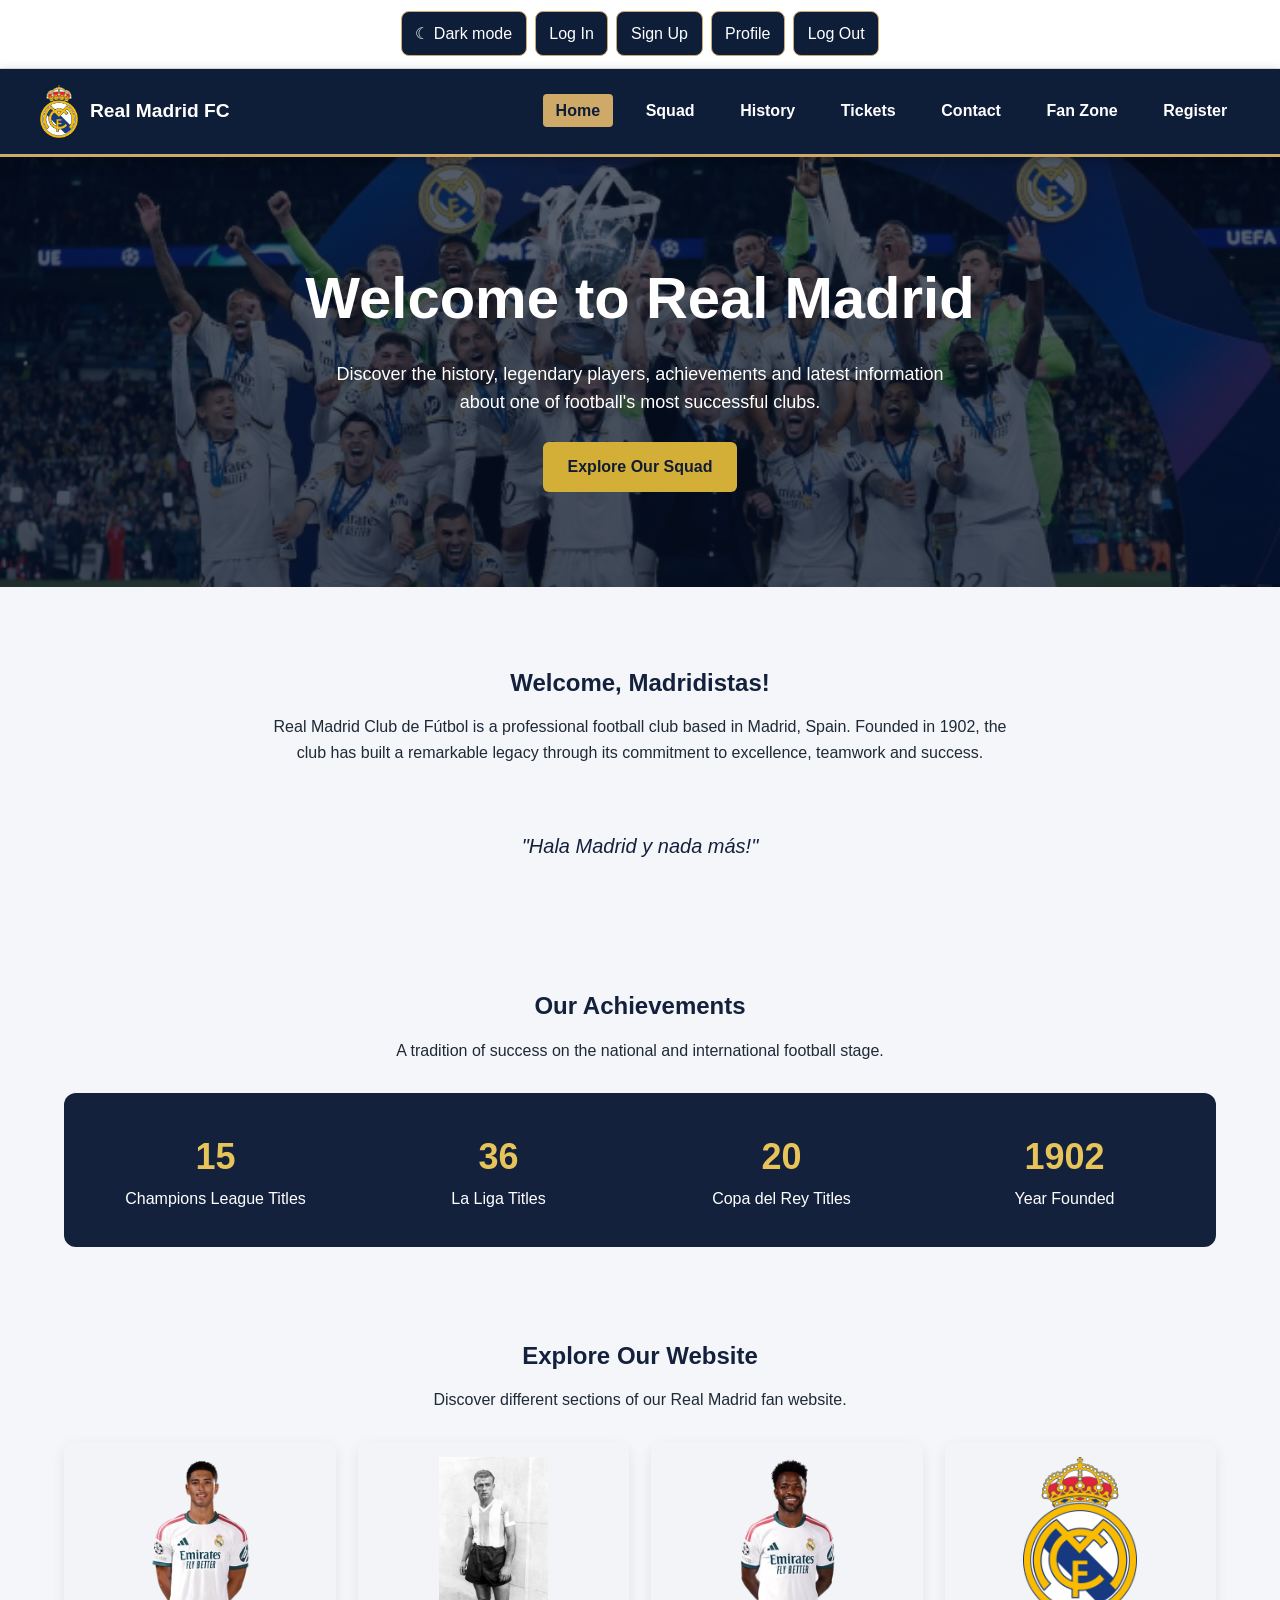
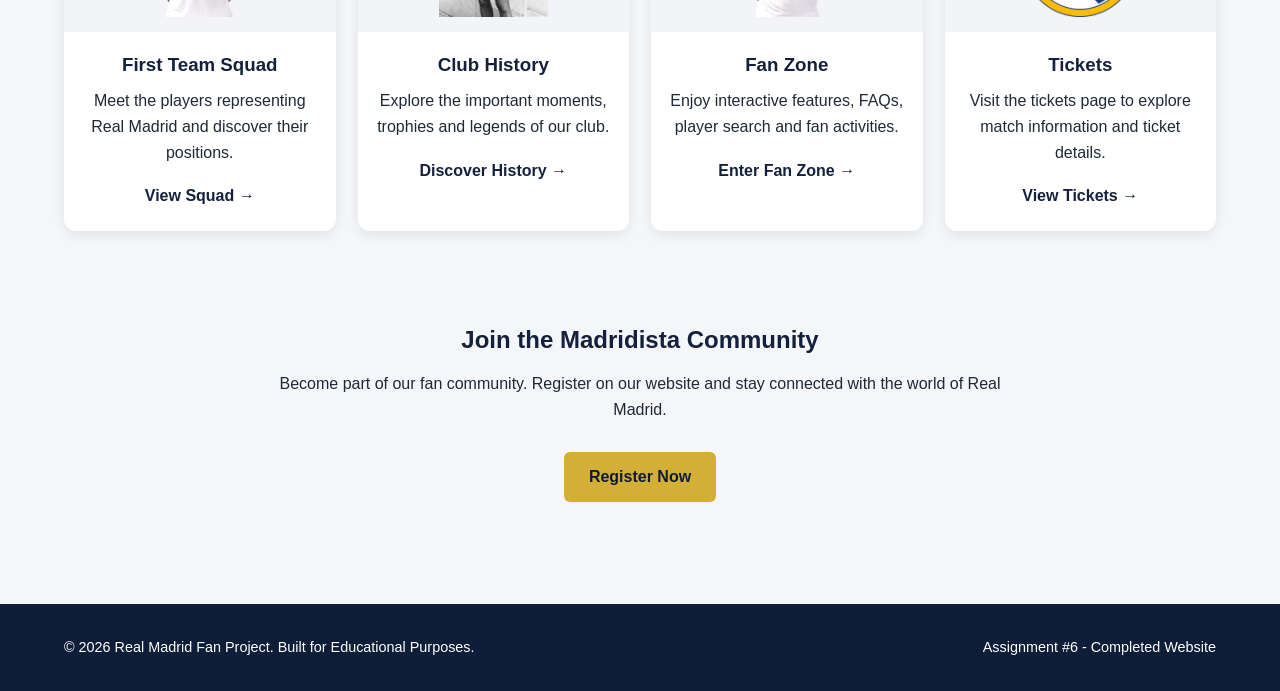
<file: index.html>
<!DOCTYPE html>
<html lang="en">
<head>
    <meta charset="UTF-8">
    <meta name="viewport" content="width=device-width, initial-scale=1.0">

    <title>Real Madrid - Official Fan Website</title>

    <link rel="stylesheet" href="css/style.css">
    <link rel="stylesheet" href="css/responsive.css">

    <style>
        .home-hero {
            min-height: 430px;
            background:
                linear-gradient(rgba(5, 15, 35, 0.65), rgba(5, 15, 35, 0.75)),
                url("images/hero.png") center/cover no-repeat;
            display: flex;
            flex-direction: column;
            justify-content: center;
            align-items: center;
            text-align: center;
            color: white;
            padding: 50px 20px;
        }

        .home-hero h1 {
            font-size: clamp(32px, 5vw, 58px);
            margin: 0 0 15px;
            color: white;
        }

        .home-hero p {
            font-size: 18px;
            max-width: 650px;
            margin: 0 auto 25px;
        }

        .home-btn {
            display: inline-block;
            background: #d4af37;
            color: #101c35;
            text-decoration: none;
            font-weight: bold;
            padding: 12px 25px;
            border-radius: 6px;
            transition: background 0.3s, transform 0.3s;
        }

        .home-btn:hover {
            background: #f0d36b;
            transform: translateY(-3px);
        }

        .home-section {
            padding: 45px 0;
        }

        .home-section h2 {
            text-align: center;
            color: #14213d;
            margin-bottom: 12px;
        }

        .home-intro {
            text-align: center;
            max-width: 750px;
            margin: 0 auto 30px;
        }

        .home-cards {
            display: grid;
            grid-template-columns: repeat(auto-fit, minmax(220px, 1fr));
            gap: 22px;
            margin-top: 30px;
        }

        .home-card {
            background: white;
            border-radius: 12px;
            overflow: hidden;
            box-shadow: 0 4px 14px rgba(0,0,0,0.08);
            text-align: center;
            padding-bottom: 22px;
            transition: transform 0.3s;
        }

        .home-card:hover {
            transform: translateY(-5px);
        }

        .home-card img {
            width: 100%;
            height: 190px;
            object-fit: contain;
            background: #f2f4f8;
            padding: 15px;
        }

        .home-card h3 {
            color: #14213d;
            margin: 18px 10px 8px;
        }

        .home-card p {
            padding: 0 18px;
            margin-bottom: 18px;
        }

        .home-card a {
            color: #14213d;
            font-weight: bold;
            text-decoration: none;
        }

        .home-card a:hover {
            color: #b18a18;
        }

        .home-highlights {
            background: #14213d;
            color: white;
            padding: 35px 20px;
            border-radius: 12px;
            display: grid;
            grid-template-columns: repeat(auto-fit, minmax(160px, 1fr));
            gap: 20px;
            text-align: center;
        }

        .highlight-number {
            color: #e6c45a;
            font-size: 36px;
            font-weight: bold;
            display: block;
        }

        .home-quote {
            text-align: center;
            padding: 35px 20px;
            font-size: 20px;
            font-style: italic;
            color: #14213d;
        }

        @media (max-width: 600px) {
            .home-hero {
                min-height: 350px;
            }

            .home-hero p {
                font-size: 16px;
            }

            .home-section {
                padding: 30px 0;
            }
        }
    </style>
  <link rel="stylesheet" href="css/final.css">
</head>

<body>
<div class="final-actions" aria-label="Account and theme controls"><button id="global-theme" type="button" aria-pressed="false">☾ Dark mode</button><a href="login.html">Log In</a><a href="register.html">Sign Up</a><a href="profile.html">Profile</a><button id="global-logout" type="button">Log Out</button></div>

<div class="page-wrapper">

    <!-- HEADER -->
    <header class="site-header">
        <div class="header-container">

            <a href="index.html" class="logo-area">
                <img src="images/crest.png" alt="Real Madrid Crest">
                <span>Real Madrid FC</span>
            </a>

            <nav class="main-nav" aria-label="Main navigation">
                <ul>
                    <li><a href="index.html" class="active" aria-current="page">Home</a></li>
                    <li><a href="squad.html">Squad</a></li>
                    <li><a href="history.html">History</a></li>
                    <li><a href="tickets.html">Tickets</a></li>
                    <li><a href="contact.html">Contact</a></li>
                    <li><a href="fanzone.html">Fan Zone</a></li>
                    <li><a href="register.html">Register</a></li>
                </ul>
            </nav>

        </div>
    </header>


    <!-- HERO SECTION -->
    <main>

        <section class="home-hero">
            <h1>Welcome to Real Madrid</h1>

            <p>
                Discover the history, legendary players, achievements
                and latest information about one of football's most
                successful clubs.
            </p>

            <a href="squad.html" class="home-btn">
                Explore Our Squad
            </a>
        </section>


        <div class="container">

            <!-- ABOUT SECTION -->
            <section class="home-section">
                <h2>Welcome, Madridistas!</h2>

                <p class="home-intro">
                    Real Madrid Club de Fútbol is a professional football
                    club based in Madrid, Spain. Founded in 1902, the club
                    has built a remarkable legacy through its commitment
                    to excellence, teamwork and success.
                </p>

                <div class="home-quote">
                    "Hala Madrid y nada más!"
                </div>
            </section>


            <!-- ACHIEVEMENTS -->
            <section class="home-section">
                <h2>Our Achievements</h2>

                <p class="home-intro">
                    A tradition of success on the national and
                    international football stage.
                </p>

                <div class="home-highlights">

                    <div>
                        <span class="highlight-number">15</span>
                        <span>Champions League Titles</span>
                    </div>

                    <div>
                        <span class="highlight-number">36</span>
                        <span>La Liga Titles</span>
                    </div>

                    <div>
                        <span class="highlight-number">20</span>
                        <span>Copa del Rey Titles</span>
                    </div>

                    <div>
                        <span class="highlight-number">1902</span>
                        <span>Year Founded</span>
                    </div>

                </div>
            </section>


            <!-- EXPLORE WEBSITE -->
            <section class="home-section">
                <h2>Explore Our Website</h2>

                <p class="home-intro">
                    Discover different sections of our Real Madrid
                    fan website.
                </p>

                <div class="home-cards">

                    <article class="home-card">
                        <img
                            src="images/player-Bellingham.webp"
                            alt="Real Madrid player Jude Bellingham"
                        >

                        <h3>First Team Squad</h3>

                        <p>
                            Meet the players representing Real Madrid
                            and discover their positions.
                        </p>

                        <a href="squad.html">View Squad &rarr;</a>
                    </article>


                    <article class="home-card">
                        <img
                            src="images/Di_stefano_argentina.jpg"
                            alt="Real Madrid legend Alfredo Di Stéfano"
                        >

                        <h3>Club History</h3>

                        <p>
                            Explore the important moments, trophies
                            and legends of our club.
                        </p>

                        <a href="history.html">Discover History &rarr;</a>
                    </article>


                    <article class="home-card">
                        <img
                            src="images/player-vini.webp"
                            alt="Real Madrid player Vinícius Júnior"
                        >

                        <h3>Fan Zone</h3>

                        <p>
                            Enjoy interactive features, FAQs,
                            player search and fan activities.
                        </p>

                        <a href="fanzone.html">Enter Fan Zone &rarr;</a>
                    </article>


                    <article class="home-card">
                        <img
                            src="images/crest.png"
                            alt="Real Madrid club crest"
                        >

                        <h3>Tickets</h3>

                        <p>
                            Visit the tickets page to explore
                            match information and ticket details.
                        </p>

                        <a href="tickets.html">View Tickets &rarr;</a>
                    </article>

                </div>
            </section>


            <!-- JOIN THE COMMUNITY -->
            <section class="home-section">
                <h2>Join the Madridista Community</h2>

                <p class="home-intro">
                    Become part of our fan community. Register on our
                    website and stay connected with the world of Real Madrid.
                </p>

                <div style="text-align:center; margin:25px 0;">
                    <a href="register.html" class="home-btn">
                        Register Now
                    </a>
                </div>
            </section>

        </div>

    </main>


    <!-- FOOTER -->
    <footer class="site-footer">
        <div class="container footer-content">
            <p>
                &copy; 2026 Real Madrid Fan Project.
                Built for Educational Purposes.
            </p>

            <p>Assignment #6 - Completed Website</p>
        </div>
    </footer>

</div>

<script src="js/final.js" defer></script>
</body>
</html>
</file>
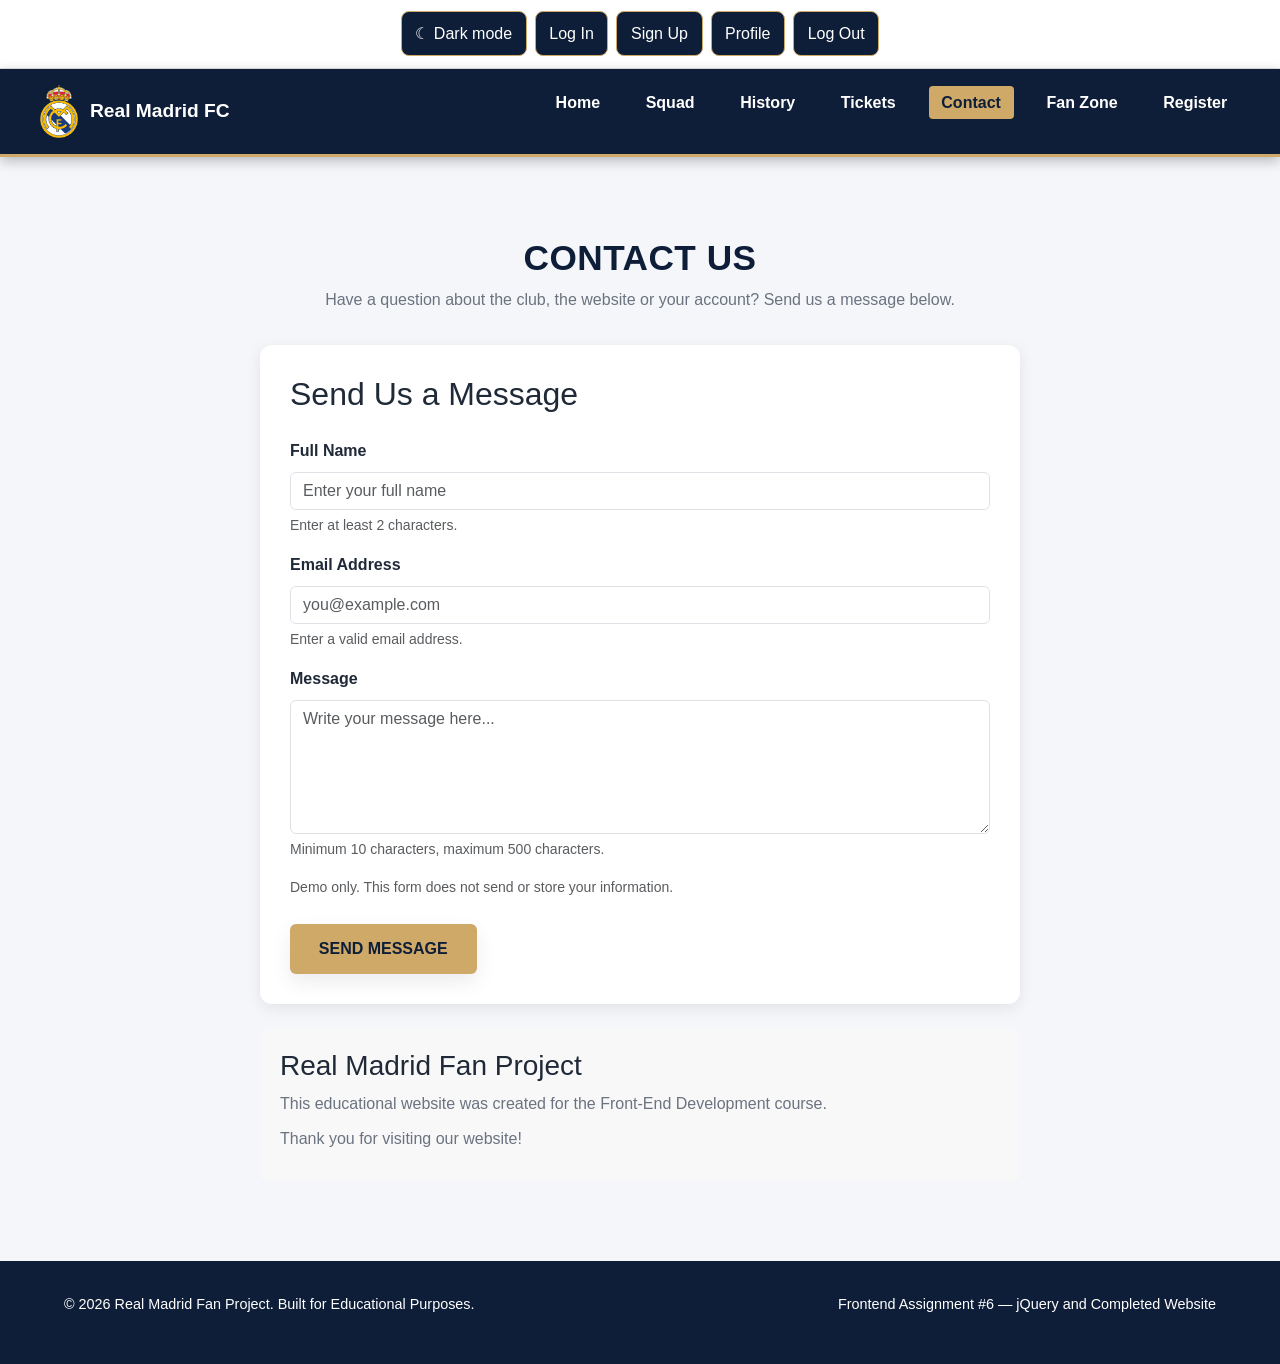
<file: contact.html>
<!DOCTYPE html>
<html lang="en">
<head>
    <meta charset="UTF-8">
    <meta name="viewport" content="width=device-width, initial-scale=1.0">

    <title>Contact Us - Real Madrid Fan Project</title>

   
    <link href="https://cdn.jsdelivr.net/npm/bootstrap@5.3.3/dist/css/bootstrap.min.css" rel="stylesheet">

    <!-- Project CSS -->
    <link rel="stylesheet" href="css/style.css">
    <link rel="stylesheet" href="css/responsive.css">

    <style>
        .contact-card {
            background: #ffffff;
            padding: 30px;
            border-radius: 12px;
            box-shadow: 0 4px 15px rgba(0,0,0,0.08);
        }

        .contact-card h2 {
            margin-bottom: 25px;
        }

        .contact-card .form-label {
            font-weight: 600;
        }

        .contact-card .form-control:focus {
            border-color: #c9a227;
            box-shadow: 0 0 0 0.2rem rgba(201,162,39,0.2);
        }

        .contact-card .btn-gold {
            margin-top: 10px;
        }

        .form-control.is-invalid {
            border-color: #dc3545;
        }

        .form-control.is-valid {
            border-color: #198754;
        }

        #contact-success {
            font-weight: 500;
        }

        .contact-info {
            margin-top: 25px;
            padding: 20px;
            background: #f8f8f8;
            border-radius: 8px;
        }

        @media (max-width: 576px) {
            .contact-card {
                padding: 20px 15px;
            }
        }
    </style>
  <link rel="stylesheet" href="css/final.css">
</head>

<body>
<div class="final-actions" aria-label="Account and theme controls"><button id="global-theme" type="button" aria-pressed="false">☾ Dark mode</button><a href="login.html">Log In</a><a href="register.html">Sign Up</a><a href="profile.html">Profile</a><button id="global-logout" type="button">Log Out</button></div>

<div class="page-wrapper">

  
    <header class="site-header">
        <div class="header-container">

            <a href="index.html" class="logo-area">
                <img src="images/crest.png" alt="Real Madrid Crest">
                <span>Real Madrid FC</span>
            </a>

            <nav class="main-nav" aria-label="Main navigation">
                <ul>
                    <li><a href="index.html">Home</a></li>
                    <li><a href="squad.html">Squad</a></li>
                    <li><a href="history.html">History</a></li>
                    <li><a href="tickets.html">Tickets</a></li>
                    <li><a href="contact.html" class="active">Contact</a></li>
                    <li><a href="fanzone.html">Fan Zone</a></li>
                    <li><a href="register.html">Register</a></li>
                </ul>
            </nav>

        </div>
    </header>


    
    <main class="container py-5">

        <h1 class="page-title text-center">Contact Us</h1>

        <p class="subtitle text-center">
            Have a question about the club, the website or your account?
            Send us a message below.
        </p>

        <div class="row justify-content-center">

            <div class="col-12 col-lg-8">

                <div class="contact-card">

                    <h2>Send Us a Message</h2>

                    <!-- CONTACT FORM -->
                    <form id="contactForm" novalidate>

                        <!-- FULL NAME -->
                        <div class="mb-3">

                            <label for="contact-name" class="form-label">
                                Full Name
                            </label>

                            <input
                                type="text"
                                class="form-control"
                                id="contact-name"
                                name="contact-name"
                                minlength="2"
                                required
                                placeholder="Enter your full name"
                                aria-describedby="name-help">

                            <div id="name-help" class="form-text">
                                Enter at least 2 characters.
                            </div>

                            <div class="valid-feedback">
                                Looks good!
                            </div>

                            <div class="invalid-feedback">
                                Please enter at least 2 characters.
                            </div>

                        </div>


                        
                        <div class="mb-3">

                            <label for="contact-email" class="form-label">
                                Email Address
                            </label>

                            <input
                                type="email"
                                class="form-control"
                                id="contact-email"
                                name="contact-email"
                                required
                                placeholder="you@example.com"
                                aria-describedby="email-help">

                            <div id="email-help" class="form-text">
                                Enter a valid email address.
                            </div>

                            <div class="valid-feedback">
                                Valid email address!
                            </div>

                            <div class="invalid-feedback">
                                Please enter a valid email address.
                            </div>

                        </div>


                        
                        <div class="mb-3">

                            <label for="contact-message" class="form-label">
                                Message
                            </label>

                            <textarea
                                class="form-control"
                                id="contact-message"
                                name="contact-message"
                                rows="5"
                                minlength="10"
                                maxlength="500"
                                required
                                placeholder="Write your message here..."
                                aria-describedby="message-help"></textarea>

                            <div id="message-help" class="form-text">
                                Minimum 10 characters, maximum 500 characters.
                            </div>

                            <div class="valid-feedback">
                                Message looks good!
                            </div>

                            <div class="invalid-feedback">
                                Message must contain 10-500 characters.
                            </div>

                        </div>


                        
                        <p id="contact-demo-note" class="text-muted small">
                            Demo only. This form does not send or store your information.
                        </p>


                        
                        <button type="submit" class="btn btn-gold">
                            Send Message
                        </button>

                    </form>


                    
                    <div
                        id="contact-success"
                        class="alert alert-success mt-4 d-none"
                        role="alert"
                        aria-live="polite">

                        <strong>Thank you!</strong>
                        Your message has passed validation.

                        <br>

                        <small>
                            Demonstration only — nothing was actually sent.
                        </small>

                    </div>

                </div>


               
                <div class="contact-info">

                    <h3>Real Madrid Fan Project</h3>

                    <p>
                        This educational website was created
                        for the Front-End Development course.
                    </p>

                    <p>
                        Thank you for visiting our website!
                    </p>

                </div>

            </div>

        </div>

    </main>


  
    <footer class="site-footer">

        <div class="container footer-content">

            <p>
                &copy; 2026 Real Madrid Fan Project.
                Built for Educational Purposes.
            </p>

            <p>
                Frontend Assignment #6 — jQuery and Completed Website
            </p>

        </div>

    </footer>

</div>



<script src="https://cdn.jsdelivr.net/npm/bootstrap@5.3.3/dist/js/bootstrap.bundle.min.js"></script>


<script src="https://code.jquery.com/jquery-3.7.1.min.js"></script>


<script src="js/validation.js"></script>

<script src="js/final.js" defer></script>
</body>
</html>
</file>
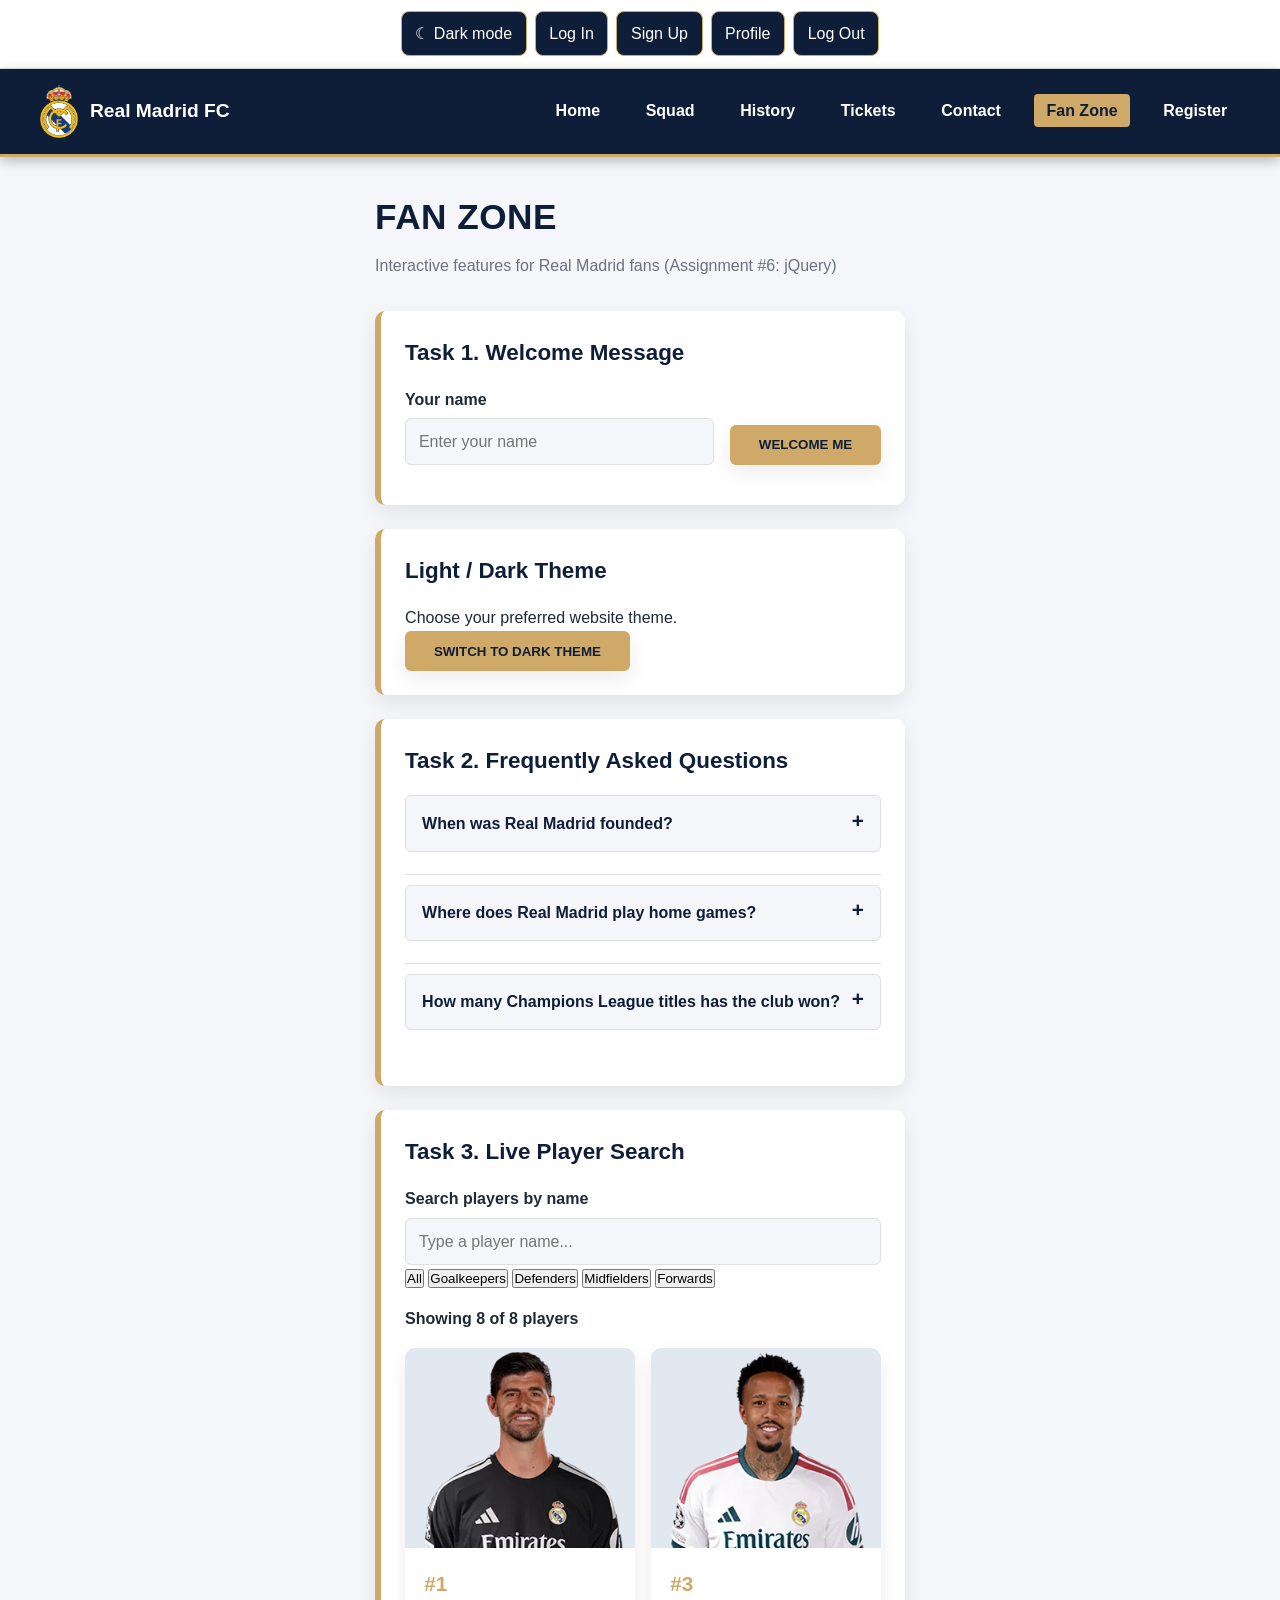
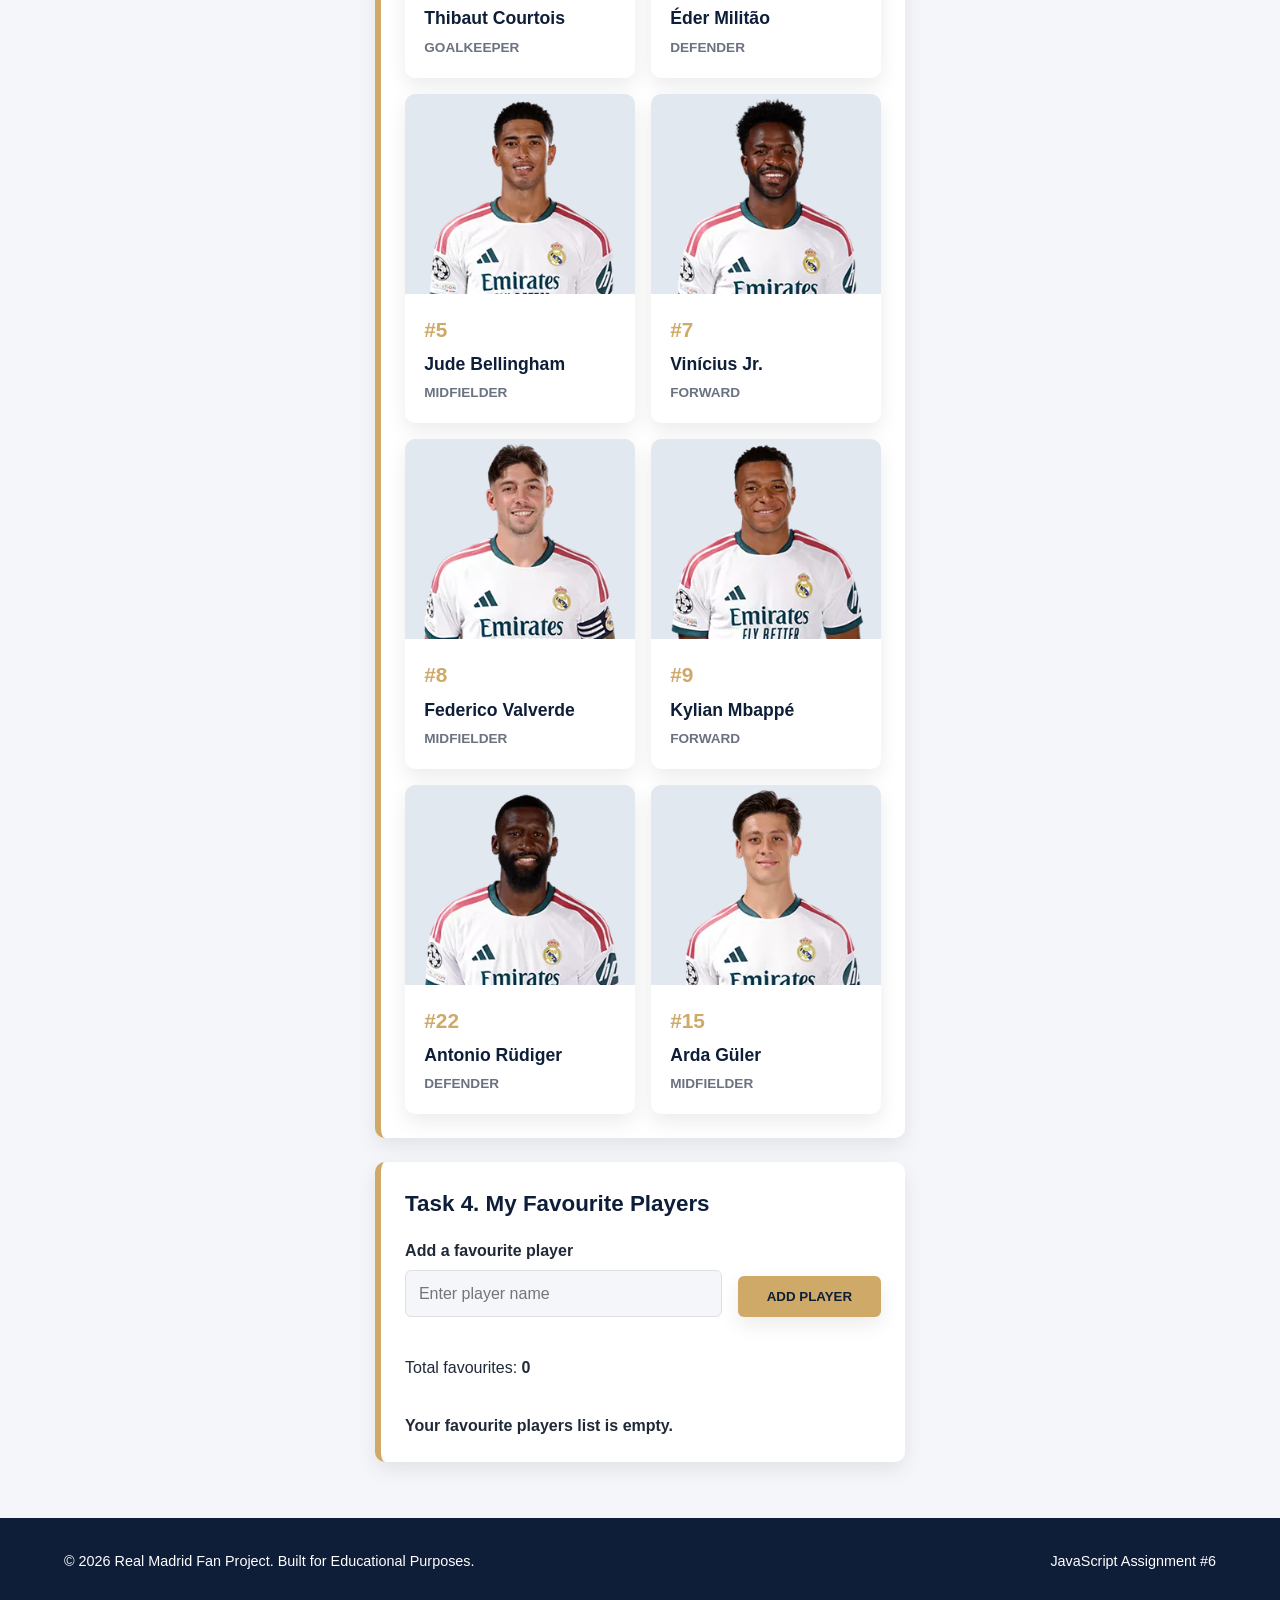
<file: fanzone.html>
<!DOCTYPE html>
<html lang="en">
<head>
  <meta charset="UTF-8">
  <meta name="viewport" content="width=device-width, initial-scale=1.0">
  <title>Real Madrid - Fan Zone</title>

  <link rel="stylesheet" href="css/style.css">
  <link rel="stylesheet" href="css/responsive.css">
  <link rel="stylesheet" href="css/interactive.css">
  <link rel="stylesheet" href="css/final.css">
</head>

<body>
<div class="final-actions" aria-label="Account and theme controls"><button id="global-theme" type="button" aria-pressed="false">☾ Dark mode</button><a href="login.html">Log In</a><a href="register.html">Sign Up</a><a href="profile.html">Profile</a><button id="global-logout" type="button">Log Out</button></div>
  <div class="page-wrapper">

    <header class="site-header">
      <div class="header-container">
        <a href="index.html" class="logo-area">
          <img src="images/crest.png" alt="Real Madrid Crest">
          <span>Real Madrid FC</span>
        </a>

        <nav class="main-nav" aria-label="Main navigation">
          <ul>
            <li><a href="index.html">Home</a></li>
            <li><a href="squad.html">Squad</a></li>
            <li><a href="history.html">History</a></li>
            <li><a href="tickets.html">Tickets</a></li>
            <li><a href="contact.html">Contact</a></li>
            <li><a href="fanzone.html" class="active">Fan Zone</a></li>
            <li><a href="register.html">Register</a></li>
          </ul>
        </nav>
      </div>
    </header>

    <main class="container">

      <h1 class="page-title">Fan Zone</h1>
      <p class="subtitle">
        Interactive features for Real Madrid fans (Assignment #6: jQuery)
      </p>

      <!-- TASK 1: WELCOME MESSAGE -->
      <section class="fz-section" id="task1">
        <h2>Task 1. Welcome Message</h2>

        <div class="fz-row">
          <div class="fz-field">
            <label for="fan-name">Your name</label>
            <input
              type="text"
              id="fan-name"
              placeholder="Enter your name"
            >
          </div>

          <button type="button" id="welcome-btn" class="btn btn-gold">
            Welcome me
          </button>
        </div>

        <p id="welcome-message" class="fz-message" aria-live="polite"></p>
      </section>


      
      <section class="fz-section">
        <h2>Light / Dark Theme</h2>

        <p>Choose your preferred website theme.</p>

        <button type="button" id="theme-btn" class="btn btn-gold">
          Switch to dark theme
        </button>

        <p id="theme-status" aria-live="polite"></p>
      </section>


      
      <section class="fz-section" id="task2">
        <h2>Task 2. Frequently Asked Questions</h2>

        <div class="faq-list">

          <div class="faq-item">
            <h3>
              <button
                type="button"
                class="faq-question"
                aria-expanded="false"
                aria-controls="faq-a1"
              >
                When was Real Madrid founded?
              </button>
            </h3>

            <p class="faq-answer" id="faq-a1" hidden>
              Real Madrid was founded on 6 March 1902.
            </p>
          </div>

          <div class="faq-item">
            <h3>
              <button
                type="button"
                class="faq-question"
                aria-expanded="false"
                aria-controls="faq-a2"
              >
                Where does Real Madrid play home games?
              </button>
            </h3>

            <p class="faq-answer" id="faq-a2" hidden>
              The team plays at the Santiago Bernabéu Stadium in Madrid.
            </p>
          </div>

          <div class="faq-item">
            <h3>
              <button
                type="button"
                class="faq-question"
                aria-expanded="false"
                aria-controls="faq-a3"
              >
                How many Champions League titles has the club won?
              </button>
            </h3>

            <p class="faq-answer" id="faq-a3" hidden>
              Real Madrid has won the European Cup / Champions League 15 times.
            </p>
          </div>

        </div>
      </section>


      
      <section class="fz-section" id="task3">
        <h2>Task 3. Live Player Search</h2>

        <label for="player-search">Search players by name</label>

        <input
          type="search"
          id="player-search"
          placeholder="Type a player name..."
          autocomplete="off"
        >

        <div class="category-filters" aria-label="Filter players by position">

          <button
            type="button"
            class="category-filter"
            data-category="all"
          >
            All
          </button>

          <button
            type="button"
            class="category-filter"
            data-category="goalkeeper"
          >
            Goalkeepers
          </button>

          <button
            type="button"
            class="category-filter"
            data-category="defender"
          >
            Defenders
          </button>

          <button
            type="button"
            class="category-filter"
            data-category="midfielder"
          >
            Midfielders
          </button>

          <button
            type="button"
            class="category-filter"
            data-category="forward"
          >
            Forwards
          </button>

        </div>

        <p id="search-count" class="fz-message" aria-live="polite"></p>

        <div class="fz-grid" id="player-grid">

          <article class="player-card searchable" data-category="goalkeeper">
            <img src="images/player-courtois.webp" alt="Thibaut Courtois" class="player-photo">
            <div class="player-info">
              <span class="player-number">#1</span>
              <h3 class="player-name">Thibaut Courtois</h3>
              <p class="player-position">Goalkeeper</p>
            </div>
          </article>

          <article class="player-card searchable" data-category="defender">
            <img src="images/player-militao.webp" alt="Éder Militão" class="player-photo">
            <div class="player-info">
              <span class="player-number">#3</span>
              <h3 class="player-name">Éder Militão</h3>
              <p class="player-position">Defender</p>
            </div>
          </article>

          <article class="player-card searchable" data-category="midfielder">
            <img src="images/player-Bellingham.webp" alt="Jude Bellingham" class="player-photo">
            <div class="player-info">
              <span class="player-number">#5</span>
              <h3 class="player-name">Jude Bellingham</h3>
              <p class="player-position">Midfielder</p>
            </div>
          </article>

          <article class="player-card searchable" data-category="forward">
            <img src="images/player-vini.webp" alt="Vinícius Júnior" class="player-photo">
            <div class="player-info">
              <span class="player-number">#7</span>
              <h3 class="player-name">Vinícius Jr.</h3>
              <p class="player-position">Forward</p>
            </div>
          </article>

          <article class="player-card searchable" data-category="midfielder">
            <img src="images/player-valverde.webp" alt="Federico Valverde" class="player-photo">
            <div class="player-info">
              <span class="player-number">#8</span>
              <h3 class="player-name">Federico Valverde</h3>
              <p class="player-position">Midfielder</p>
            </div>
          </article>

          <article class="player-card searchable" data-category="forward">
            <img src="images/player-mbappe.webp" alt="Kylian Mbappé" class="player-photo">
            <div class="player-info">
              <span class="player-number">#9</span>
              <h3 class="player-name">Kylian Mbappé</h3>
              <p class="player-position">Forward</p>
            </div>
          </article>

          <article class="player-card searchable" data-category="defender">
            <img src="images/player-Rudiger.webp" alt="Antonio Rüdiger" class="player-photo">
            <div class="player-info">
              <span class="player-number">#22</span>
              <h3 class="player-name">Antonio Rüdiger</h3>
              <p class="player-position">Defender</p>
            </div>
          </article>

          <article class="player-card searchable" data-category="midfielder">
            <img src="images/player-arda.webp" alt="Arda Güler" class="player-photo">
            <div class="player-info">
              <span class="player-number">#15</span>
              <h3 class="player-name">Arda Güler</h3>
              <p class="player-position">Midfielder</p>
            </div>
          </article>

        </div>

        <p id="no-results" class="fz-message" hidden>
          No players found. Try another search.
        </p>

      </section>


      
      <section class="fz-section" id="task4">
        <h2>Task 4. My Favourite Players</h2>

        <form id="fav-form" novalidate>
          <div class="fz-row">

            <div class="fz-field">
              <label for="fav-input">Add a favourite player</label>

              <input
                type="text"
                id="fav-input"
                placeholder="Enter player name"
              >
            </div>

            <button type="submit" class="btn btn-gold">
              Add Player
            </button>

          </div>
        </form>

        <p id="fav-error" class="fz-error" role="alert"></p>

        <p>
          Total favourites:
          <strong id="fav-count">0</strong>
        </p>

        <ul id="fav-list" class="fav-list"></ul>

        <p id="fav-empty" class="fz-message">
          Your favourite players list is empty.
        </p>

      </section>

    </main>


    <footer class="site-footer">
      <div class="container footer-content">
        <p>&copy; 2026 Real Madrid Fan Project. Built for Educational Purposes.</p>
        <p>JavaScript Assignment #6</p>
      </div>
    </footer>

  </div>

  
  <script src="https://code.jquery.com/jquery-3.7.1.min.js"></script>
  <script src="js/interactive.js"></script>

<script src="js/final.js" defer></script>
</body>
</html>
</file>
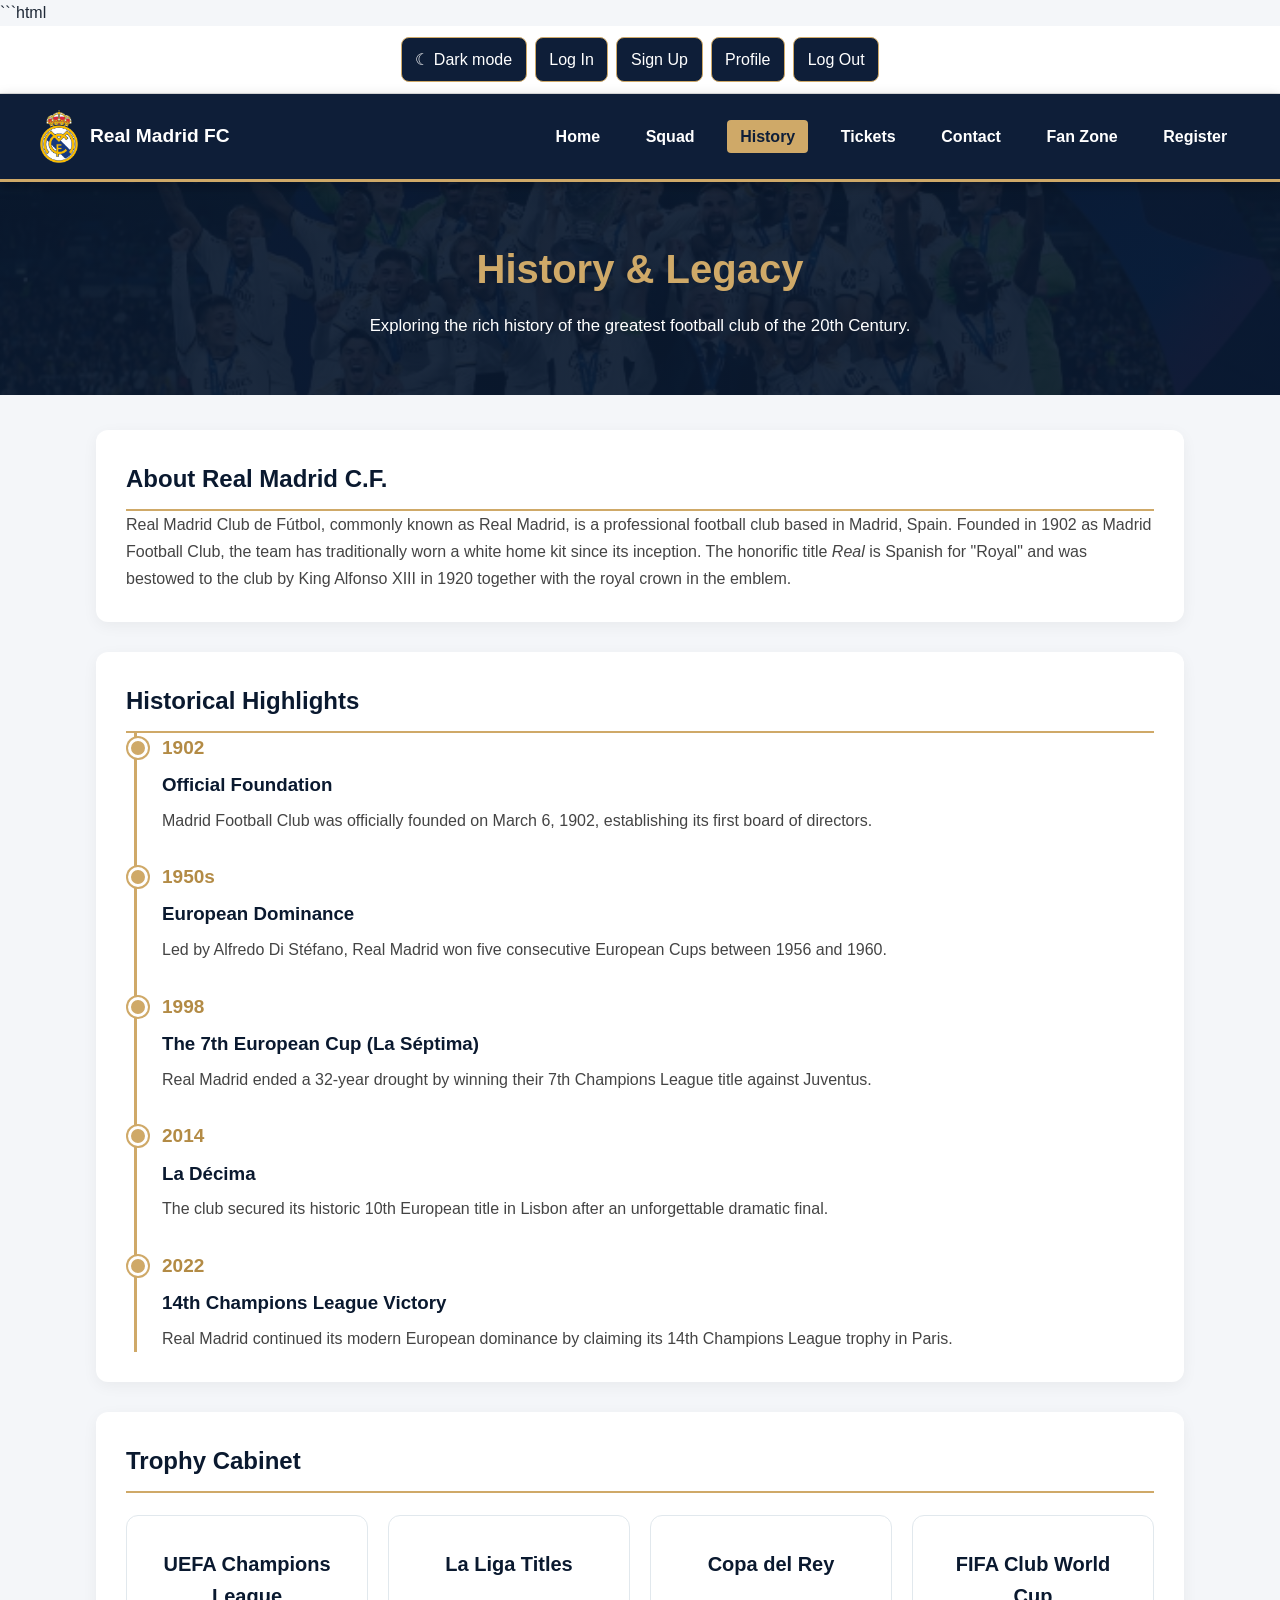
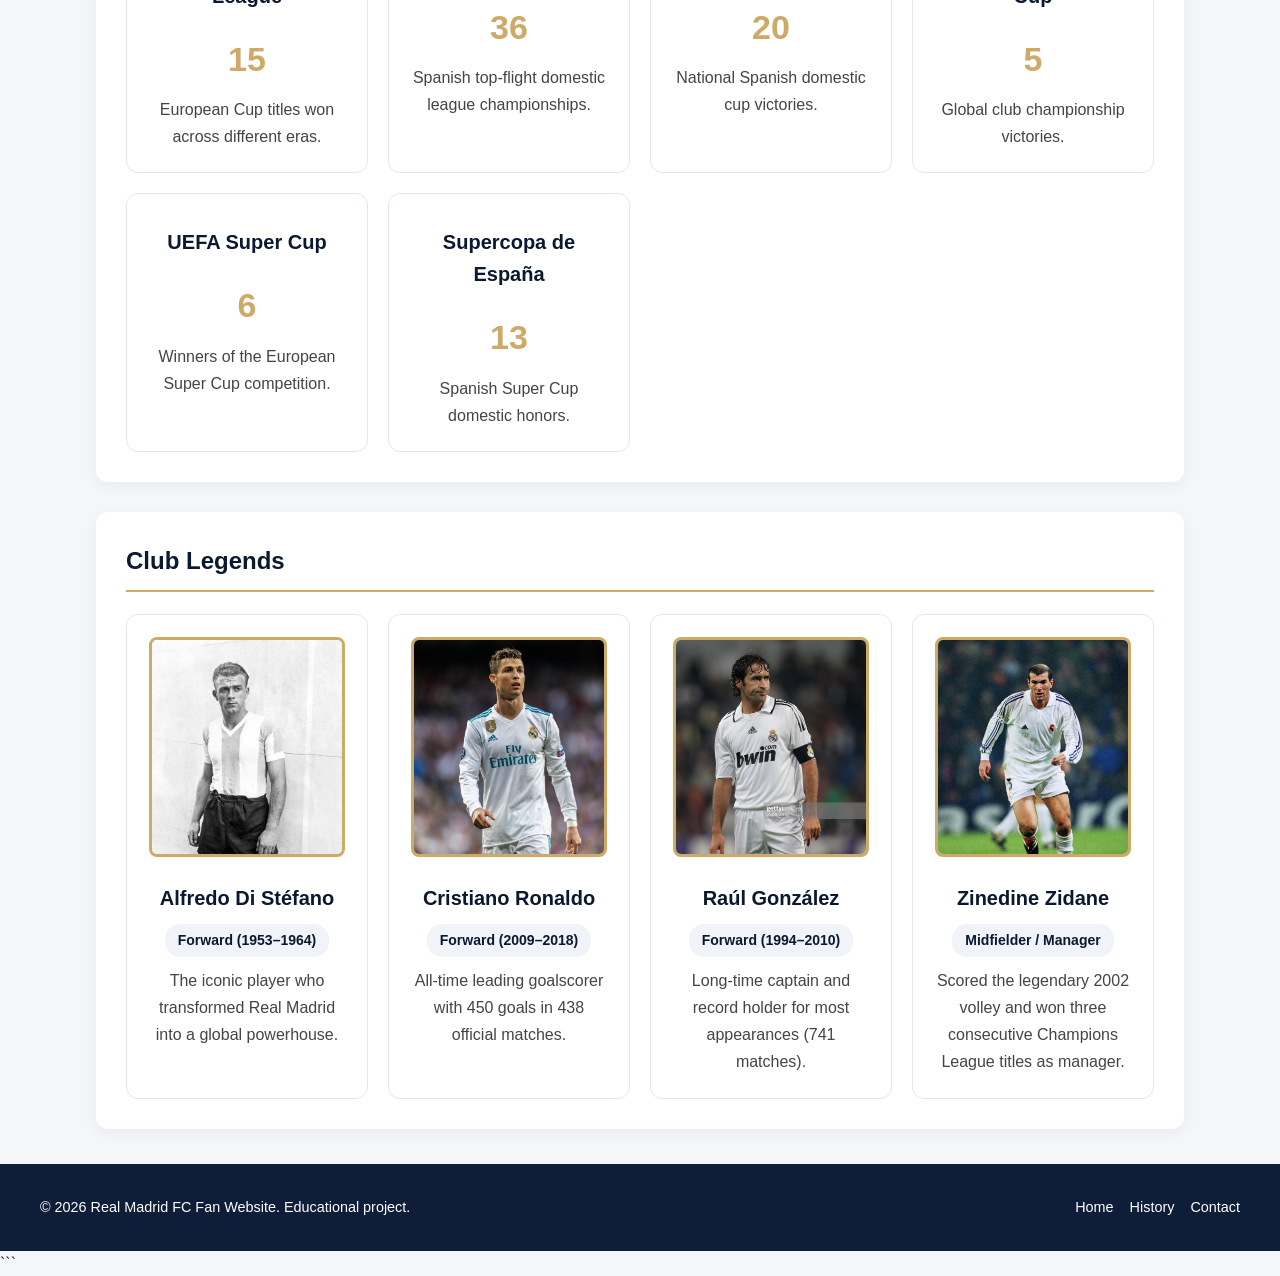
<file: history.html>
```html
<!DOCTYPE html>
<html lang="en">
<head>
    <meta charset="UTF-8">
    <meta name="viewport" content="width=device-width, initial-scale=1.0">
    <title>Real Madrid CF - History & Legacy</title>

    <link rel="stylesheet" href="css/style.css">
    <link rel="stylesheet" href="css/responsive.css">

    <style>
        body {
            margin: 0;
            background-color: #f4f6f9;
            font-family: 'Segoe UI', Tahoma, Geneva, Verdana, sans-serif;
        }

        /* HISTORY HERO */
        .history-hero {
            background: linear-gradient(rgba(10, 25, 47, 0.92), rgba(10, 25, 47, 0.92)),
                        url('images/hero.png') center/cover;
            color: white;
            text-align: center;
            padding: 55px 20px;
        }

        .history-hero h1 {
            color: #cfa968;
            font-size: 2.5rem;
            margin: 0 0 12px;
        }

        .history-hero p {
            font-size: 1.05rem;
            margin: 0;
        }

        /* MAIN CONTENT */
        .history-container {
            width: 85%;
            max-width: 1100px;
            margin: 35px auto;
        }

        .history-section {
            background: white;
            padding: 30px;
            margin-bottom: 30px;
            border-radius: 12px;
            box-shadow: 0 4px 15px rgba(0, 0, 0, 0.05);
        }

        .history-section h2 {
            color: #0a192f;
            border-bottom: 2px solid #cfa968;
            padding-bottom: 10px;
            margin-top: 0;
        }

        .history-section p {
            line-height: 1.7;
            color: #444;
        }

        /* TIMELINE */
        .timeline {
            border-left: 3px solid #cfa968;
            padding-left: 25px;
            margin-left: 8px;
        }

        .timeline-item {
            position: relative;
            margin-bottom: 28px;
        }

        .timeline-item:last-child {
            margin-bottom: 0;
        }

        .timeline-item::before {
            content: '';
            position: absolute;
            left: -34px;
            top: 5px;
            width: 14px;
            height: 14px;
            background: #cfa968;
            border: 3px solid white;
            border-radius: 50%;
            box-shadow: 0 0 0 2px #cfa968;
        }

        .timeline-year {
            font-weight: bold;
            color: #b38b45;
            font-size: 19px;
        }

        .timeline-item h3 {
            color: #0a192f;
            margin: 7px 0;
        }

        /* TROPHIES */
        .trophy-grid,
        .legends-grid {
            display: grid;
            grid-template-columns: repeat(auto-fit, minmax(240px, 1fr));
            gap: 20px;
            margin-top: 22px;
        }

        .history-card {
            border: 1px solid #e1e8ed;
            border-radius: 12px;
            padding: 22px;
            text-align: center;
            background: #fff;
            transition: transform 0.3s ease, box-shadow 0.3s ease;
            overflow: hidden;
            display: flex;
            flex-direction: column;
            align-items: center;
        }

        .history-card:hover {
            transform: translateY(-5px);
            box-shadow: 0 8px 20px rgba(0, 0, 0, 0.1);
        }

        .history-card h3 {
            color: #0a192f;
            margin: 10px 0;
            font-size: 20px;
        }

        .trophy-count {
            font-size: 34px;
            font-weight: bold;
            color: #cfa968;
            margin: 10px 0;
        }

        /* LEGENDS */
        .legend-header {
            display: flex;
            flex-direction: column;
            align-items: center;
            width: 100%;
        }

        .legend-img-wrapper {
            width: 100%;
            height: 220px;
            border-radius: 8px;
            overflow: hidden;
            border: 3px solid #cfa968;
            margin-bottom: 15px;
            box-sizing: border-box;
        }

        .legend-img {
            width: 100%;
            height: 100%;
            object-fit: cover;
            object-position: top center;
            transition: transform 0.4s ease;
        }

        .history-card:hover .legend-img {
            transform: scale(1.05);
        }

        .legend-role {
            color: #0a192f;
            font-weight: 600;
            background: #f0f4f8;
            padding: 5px 13px;
            border-radius: 15px;
            font-size: 14px;
            margin-bottom: 10px;
        }

        /* RESPONSIVE */
        @media (max-width: 700px) {
            .history-container {
                width: 92%;
            }

            .history-section {
                padding: 20px;
            }

            .history-hero h1 {
                font-size: 1.9rem;
            }

            .timeline {
                padding-left: 20px;
            }

            .timeline-item::before {
                left: -29px;
            }
        }
    </style>
  <link rel="stylesheet" href="css/final.css">
</head>

<body>
<div class="final-actions" aria-label="Account and theme controls"><button id="global-theme" type="button" aria-pressed="false">☾ Dark mode</button><a href="login.html">Log In</a><a href="register.html">Sign Up</a><a href="profile.html">Profile</a><button id="global-logout" type="button">Log Out</button></div>

    <!-- HEADER / NAVIGATION -->
    <header class="site-header">
        <div class="header-container">

            <a href="index.html" class="logo-area">
                <img src="images/crest.png" alt="Real Madrid Crest">
                <span>Real Madrid FC</span>
            </a>

            <nav class="main-nav">
                <ul>
                    <li><a href="index.html">Home</a></li>
                    <li><a href="squad.html">Squad</a></li>
                    <li><a href="history.html" class="active" aria-current="page">History</a></li>
                    <li><a href="tickets.html">Tickets</a></li>
                    <li><a href="contact.html">Contact</a></li>
                    <li><a href="fanzone.html">Fan Zone</a></li>
                    <li><a href="register.html">Register</a></li>
                </ul>
            </nav>

        </div>
    </header>

    <!-- HERO -->
    <section class="history-hero">
        <h1>History &amp; Legacy</h1>
        <p>Exploring the rich history of the greatest football club of the 20th Century.</p>
    </section>

    <main class="history-container">

        <!-- ABOUT -->
        <section class="history-section" id="overview">
            <h2>About Real Madrid C.F.</h2>

            <p>
                Real Madrid Club de Fútbol, commonly known as Real Madrid,
                is a professional football club based in Madrid, Spain.
                Founded in 1902 as Madrid Football Club, the team has
                traditionally worn a white home kit since its inception.
                The honorific title <em>Real</em> is Spanish for "Royal"
                and was bestowed to the club by King Alfonso XIII in 1920
                together with the royal crown in the emblem.
            </p>
        </section>

        <!-- TIMELINE -->
        <section class="history-section" id="timeline-section">
            <h2>Historical Highlights</h2>

            <div class="timeline">

                <div class="timeline-item">
                    <span class="timeline-year">1902</span>
                    <h3>Official Foundation</h3>
                    <p>
                        Madrid Football Club was officially founded on
                        March 6, 1902, establishing its first board
                        of directors.
                    </p>
                </div>

                <div class="timeline-item">
                    <span class="timeline-year">1950s</span>
                    <h3>European Dominance</h3>
                    <p>
                        Led by Alfredo Di Stéfano, Real Madrid won five
                        consecutive European Cups between 1956 and 1960.
                    </p>
                </div>

                <div class="timeline-item">
                    <span class="timeline-year">1998</span>
                    <h3>The 7th European Cup (La Séptima)</h3>
                    <p>
                        Real Madrid ended a 32-year drought by winning
                        their 7th Champions League title against Juventus.
                    </p>
                </div>

                <div class="timeline-item">
                    <span class="timeline-year">2014</span>
                    <h3>La Décima</h3>
                    <p>
                        The club secured its historic 10th European title
                        in Lisbon after an unforgettable dramatic final.
                    </p>
                </div>

                <div class="timeline-item">
                    <span class="timeline-year">2022</span>
                    <h3>14th Champions League Victory</h3>
                    <p>
                        Real Madrid continued its modern European dominance
                        by claiming its 14th Champions League trophy in Paris.
                    </p>
                </div>

            </div>
        </section>

        <!-- TROPHY CABINET -->
        <section class="history-section" id="trophies">
            <h2>Trophy Cabinet</h2>

            <div class="trophy-grid">

                <div class="history-card">
                    <h3>UEFA Champions League</h3>
                    <div class="trophy-count">15</div>
                    <p>European Cup titles won across different eras.</p>
                </div>

                <div class="history-card">
                    <h3>La Liga Titles</h3>
                    <div class="trophy-count">36</div>
                    <p>Spanish top-flight domestic league championships.</p>
                </div>

                <div class="history-card">
                    <h3>Copa del Rey</h3>
                    <div class="trophy-count">20</div>
                    <p>National Spanish domestic cup victories.</p>
                </div>

                <div class="history-card">
                    <h3>FIFA Club World Cup</h3>
                    <div class="trophy-count">5</div>
                    <p>Global club championship victories.</p>
                </div>

                <div class="history-card">
                    <h3>UEFA Super Cup</h3>
                    <div class="trophy-count">6</div>
                    <p>Winners of the European Super Cup competition.</p>
                </div>

                <div class="history-card">
                    <h3>Supercopa de España</h3>
                    <div class="trophy-count">13</div>
                    <p>Spanish Super Cup domestic honors.</p>
                </div>

            </div>
        </section>

        <!-- CLUB LEGENDS -->
        <section class="history-section" id="legends">
            <h2>Club Legends</h2>

            <div class="legends-grid">

                <div class="history-card">
                    <div class="legend-header">
                        <div class="legend-img-wrapper">
                            <img
                                src="images/Di_stefano_argentina.jpg"
                                alt="Alfredo Di Stéfano"
                                class="legend-img">
                        </div>
                        <h3>Alfredo Di Stéfano</h3>
                    </div>

                    <div class="legend-role">Forward (1953–1964)</div>
                    <p>
                        The iconic player who transformed Real Madrid
                        into a global powerhouse.
                    </p>
                </div>

                <div class="history-card">
                    <div class="legend-header">
                        <div class="legend-img-wrapper">
                            <img
                                src="images/cefa3f5bbb582064204d3c0a7accc908.jpg"
                                alt="Cristiano Ronaldo"
                                class="legend-img">
                        </div>
                        <h3>Cristiano Ronaldo</h3>
                    </div>

                    <div class="legend-role">Forward (2009–2018)</div>
                    <p>
                        All-time leading goalscorer with 450 goals
                        in 438 official matches.
                    </p>
                </div>

                <div class="history-card">
                    <div class="legend-header">
                        <div class="legend-img-wrapper">
                            <img
                                src="images/i.jpg"
                                alt="Raúl González"
                                class="legend-img">
                        </div>
                        <h3>Raúl González</h3>
                    </div>

                    <div class="legend-role">Forward (1994–2010)</div>
                    <p>
                        Long-time captain and record holder for most
                        appearances (741 matches).
                    </p>
                </div>

                <div class="history-card">
                    <div class="legend-header">
                        <div class="legend-img-wrapper">
                            <img
                                src="images/f06125c94682aa63622f5323e6bf3aad.jpg"
                                alt="Zinedine Zidane"
                                class="legend-img">
                        </div>
                        <h3>Zinedine Zidane</h3>
                    </div>

                    <div class="legend-role">Midfielder / Manager</div>
                    <p>
                        Scored the legendary 2002 volley and won
                        three consecutive Champions League titles
                        as manager.
                    </p>
                </div>

            </div>
        </section>

    </main>

    <!-- FOOTER -->
    <footer class="site-footer">
        <div class="footer-container">
            <p>&copy; 2026 Real Madrid FC Fan Website. Educational project.</p>

            <div class="footer-links">
                <a href="index.html">Home</a>
                <a href="history.html">History</a>
                <a href="contact.html">Contact</a>
            </div>
        </div>
    </footer>

<script src="js/final.js" defer></script>
</body>
</html>
```
</file>
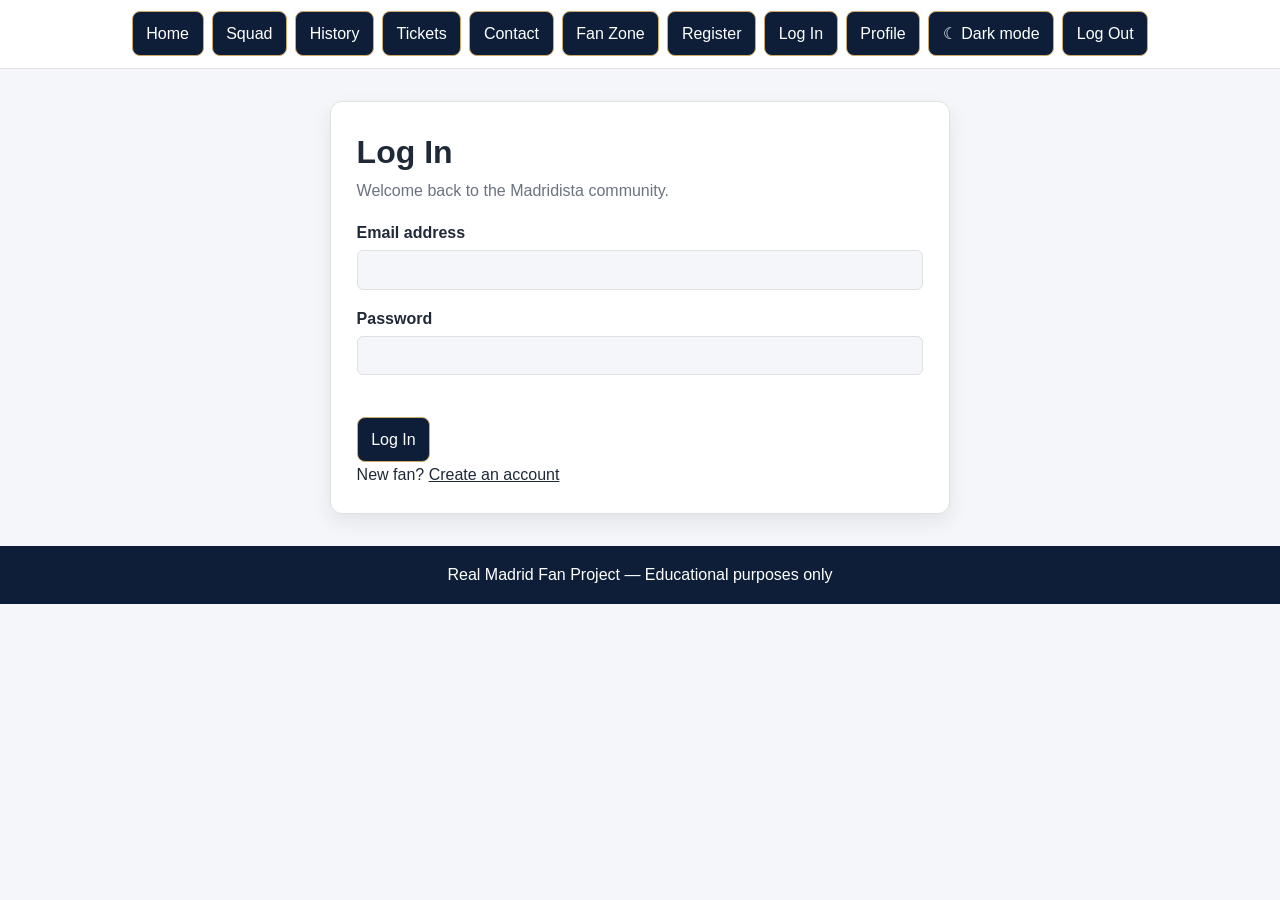
<file: login.html>
<!doctype html><html lang="en"><head><meta charset="utf-8"><meta name="viewport" content="width=device-width,initial-scale=1"><title>Log In | Real Madrid Fan Project</title><link rel="stylesheet" href="css/style.css"><link rel="stylesheet" href="css/responsive.css"><link rel="stylesheet" href="css/final.css"></head><body><div class="final-actions"><a href="index.html">Home</a><a href="squad.html">Squad</a><a href="history.html">History</a><a href="tickets.html">Tickets</a><a href="contact.html">Contact</a><a href="fanzone.html">Fan Zone</a><a href="register.html">Register</a><a href="login.html">Log In</a><a href="profile.html">Profile</a><button id="global-theme" type="button">☾ Dark mode</button><button id="global-logout" type="button">Log Out</button></div><main class="final-panel"><h1>Log In</h1><p class="final-muted">Welcome back to the Madridista community.</p><form id="final-login-form" novalidate><label for="login-email">Email address</label><input id="login-email" type="email" autocomplete="email" required><label for="login-password">Password</label><input id="login-password" type="password" autocomplete="current-password" required><p id="login-error" class="final-error" aria-live="polite"></p><button class="final-btn" type="submit">Log In</button></form><p>New fan? <a href="register.html">Create an account</a></p></main><footer class="site-footer" style="text-align:center;padding:1rem">Real Madrid Fan Project — Educational purposes only</footer><script src="js/final.js" defer></script></body></html>
</file>
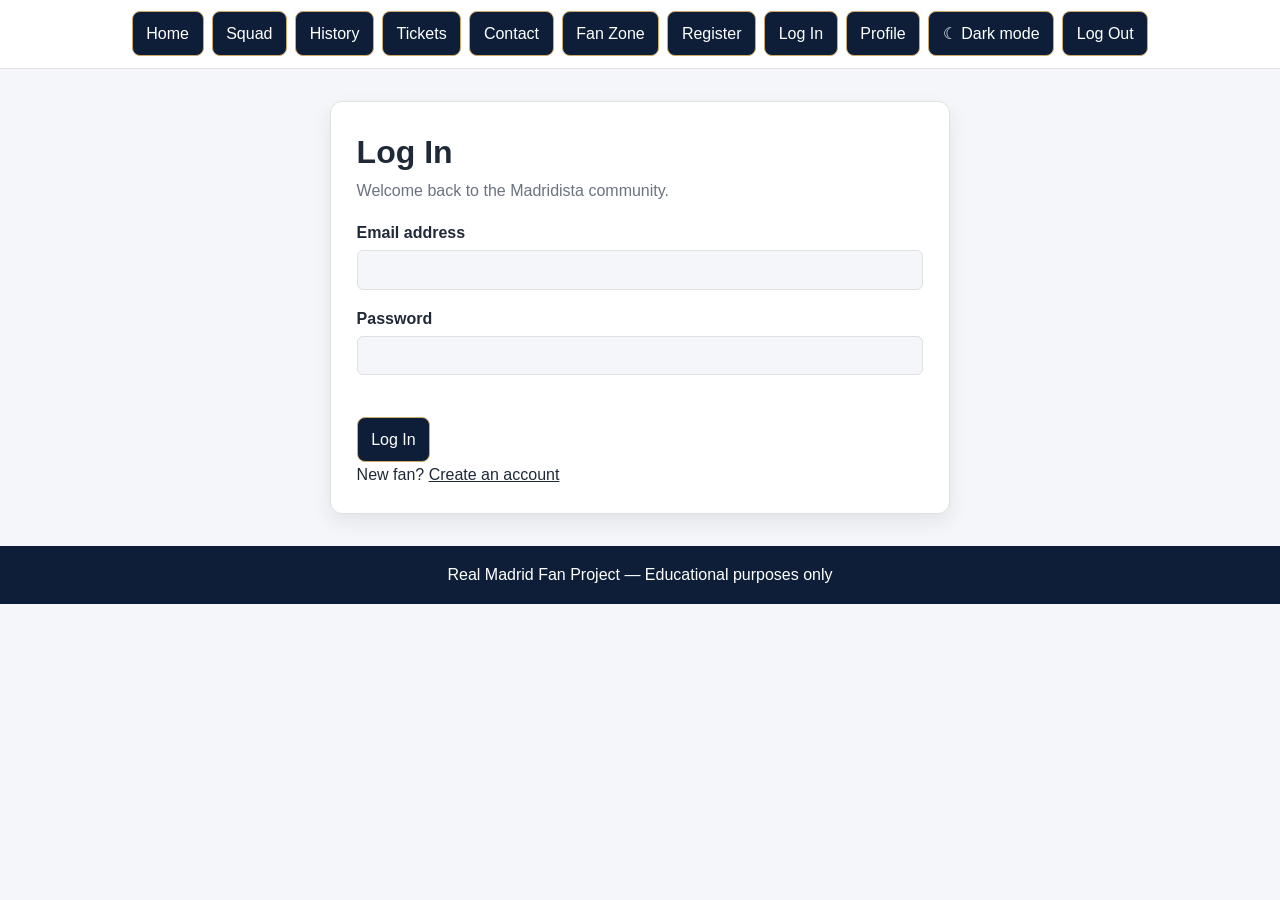
<file: profile.html>
<!doctype html><html lang="en"><head><meta charset="utf-8"><meta name="viewport" content="width=device-width,initial-scale=1"><title>Profile | Real Madrid Fan Project</title><link rel="stylesheet" href="css/style.css"><link rel="stylesheet" href="css/responsive.css"><link rel="stylesheet" href="css/final.css"></head><body><div class="final-actions"><a href="index.html">Home</a><a href="squad.html">Squad</a><a href="history.html">History</a><a href="tickets.html">Tickets</a><a href="contact.html">Contact</a><a href="fanzone.html">Fan Zone</a><a href="register.html">Register</a><a href="login.html">Log In</a><a href="profile.html">Profile</a><button id="global-theme" type="button">☾ Dark mode</button><button id="global-logout" type="button">Log Out</button></div><main class="final-panel"><h1>My Profile</h1><p>Welcome to your fan profile.</p><p id="profile-details" aria-live="polite">Loading profile...</p><p class="final-muted">This is a browser-only demonstration. Never use a real password.</p><a href="squad.html" class="final-btn" style="display:inline-block">Explore Squad</a></main><footer class="site-footer" style="text-align:center;padding:1rem">Real Madrid Fan Project — Educational purposes only</footer><script src="js/final.js" defer></script></body></html>
</file>
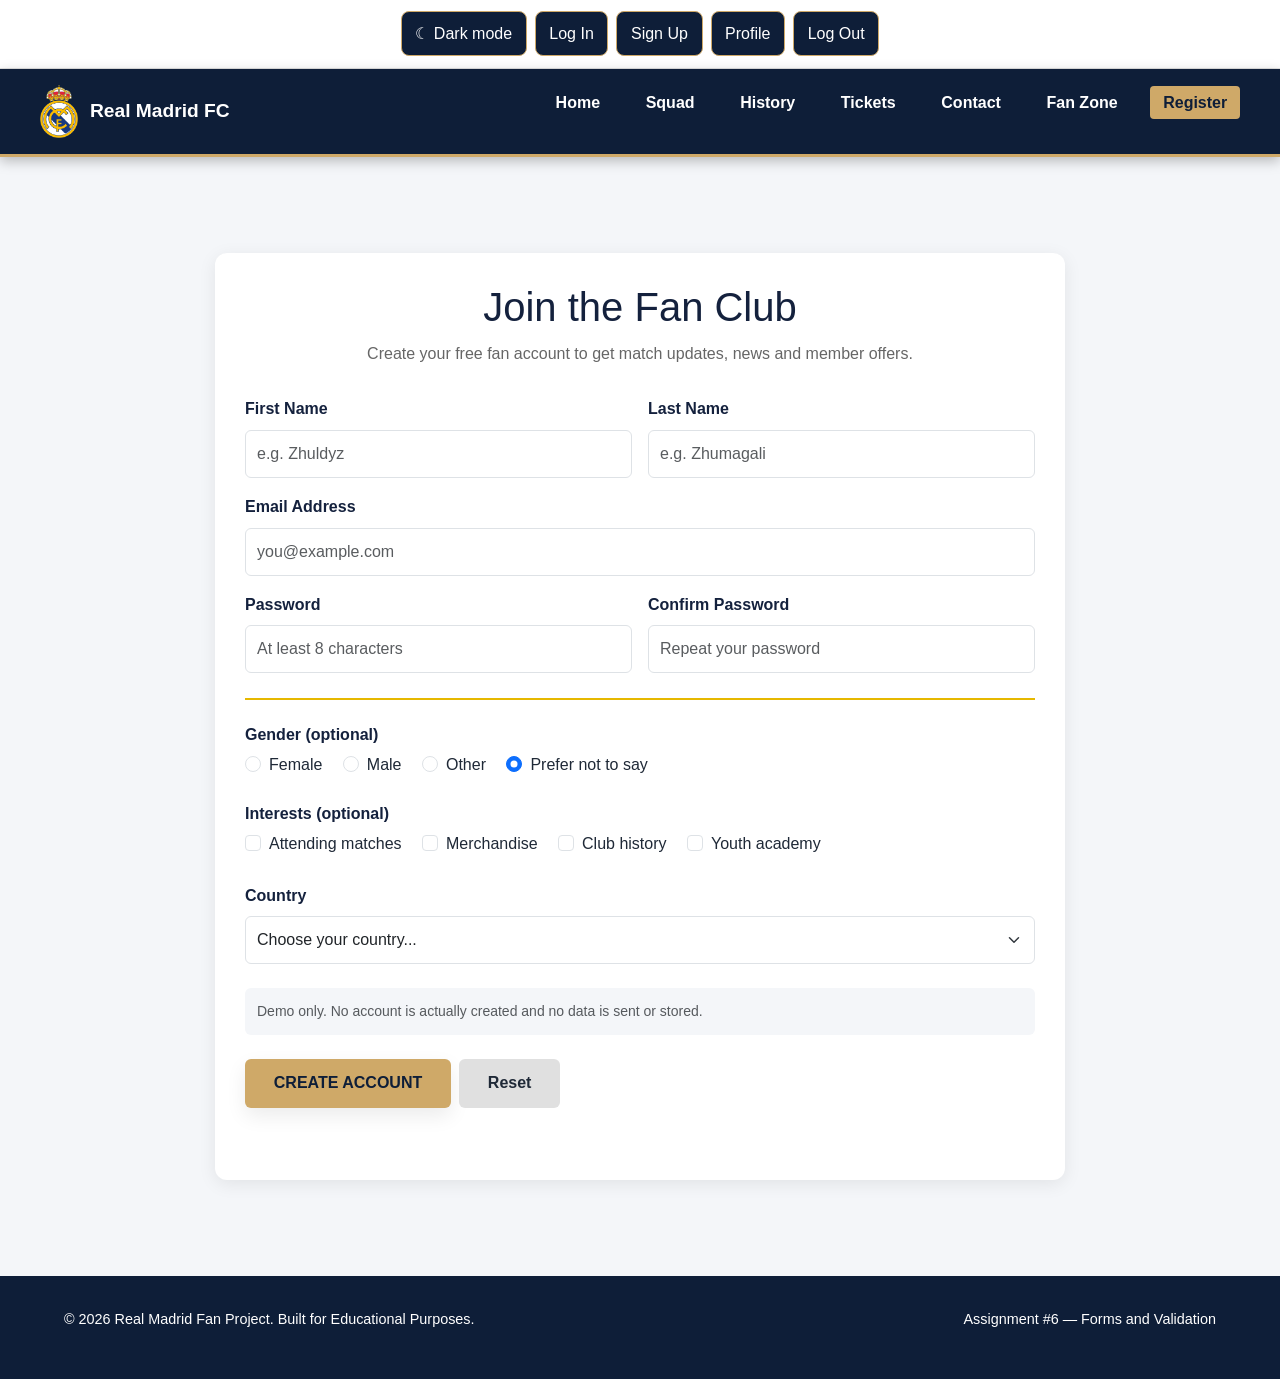
<file: register.html>
<!DOCTYPE html>
<html lang="en">
<head>
    <meta charset="UTF-8">
    <meta name="viewport" content="width=device-width, initial-scale=1.0">

    <title>Register - Real Madrid Fan Project</title>

    <link href="https://cdn.jsdelivr.net/npm/bootstrap@5.3.3/dist/css/bootstrap.min.css" rel="stylesheet">

    <link rel="stylesheet" href="css/style.css">
    <link rel="stylesheet" href="css/responsive.css">

    <style>
        .register-container {
            max-width: 850px;
            margin: 40px auto;
            padding: 30px;
            background: #ffffff;
            border-radius: 12px;
            box-shadow: 0 4px 18px rgba(0, 0, 0, 0.08);
        }

        .register-container h1 {
            color: #14213d;
            text-align: center;
            margin-bottom: 10px;
        }

        .register-subtitle {
            text-align: center;
            color: #666;
            margin-bottom: 30px;
        }

        .form-label {
            font-weight: 600;
            color: #14213d;
        }

        .form-control,
        .form-select {
            padding: 11px;
        }

        .form-control:focus,
        .form-select:focus {
            border-color: #d4af37;
            box-shadow: 0 0 0 0.2rem rgba(212, 175, 55, 0.2);
        }

        .register-divider {
            border-top: 2px solid #e6b800;
            margin: 25px 0;
        }

        .register-demo {
            background: #f4f6f9;
            padding: 12px;
            border-radius: 6px;
            font-size: 14px;
        }

        @media (max-width: 576px) {
            .register-container {
                margin: 20px 10px;
                padding: 18px;
            }
        }
    </style>
  <link rel="stylesheet" href="css/final.css">
</head>

<body>
<div class="final-actions" aria-label="Account and theme controls"><button id="global-theme" type="button" aria-pressed="false">☾ Dark mode</button><a href="login.html">Log In</a><a href="register.html">Sign Up</a><a href="profile.html">Profile</a><button id="global-logout" type="button">Log Out</button></div>

<div class="page-wrapper">

    <!-- HEADER -->
    <header class="site-header">
        <div class="header-container">

            <a href="index.html" class="logo-area">
                <img src="images/crest.png" alt="Real Madrid Crest">
                <span>Real Madrid FC</span>
            </a>

            <nav class="main-nav" aria-label="Main navigation">
                <ul>
                    <li><a href="index.html">Home</a></li>
                    <li><a href="squad.html">Squad</a></li>
                    <li><a href="history.html">History</a></li>
                    <li><a href="tickets.html">Tickets</a></li>
                    <li><a href="contact.html">Contact</a></li>
                    <li><a href="fanzone.html">Fan Zone</a></li>
                    <li><a href="register.html" class="active" aria-current="page">Register</a></li>
                </ul>
            </nav>

        </div>
    </header>


    <!-- REGISTRATION FORM -->
    <main class="container py-4">

        <div class="register-container">

            <h1>Join the Fan Club</h1>

            <p class="register-subtitle">
                Create your free fan account to get match updates,
                news and member offers.
            </p>

            <form id="registerForm" class="needs-validation" novalidate>

                <div class="row g-3">

                    <!-- FIRST NAME -->
                    <div class="col-12 col-md-6">

                        <label for="reg-first-name" class="form-label">
                            First Name
                        </label>

                        <input
                            type="text"
                            class="form-control"
                            id="reg-first-name"
                            name="first-name"
                            minlength="2"
                            required
                            placeholder="e.g. Zhuldyz"
                        >

                        <div class="valid-feedback">
                            Looks good!
                        </div>

                        <div class="invalid-feedback">
                            First name must be at least 2 characters.
                        </div>

                    </div>


                    <!-- LAST NAME -->
                    <div class="col-12 col-md-6">

                        <label for="reg-last-name" class="form-label">
                            Last Name
                        </label>

                        <input
                            type="text"
                            class="form-control"
                            id="reg-last-name"
                            name="last-name"
                            minlength="2"
                            required
                            placeholder="e.g. Zhumagali"
                        >

                        <div class="valid-feedback">
                            Looks good!
                        </div>

                        <div class="invalid-feedback">
                            Last name must be at least 2 characters.
                        </div>

                    </div>


                    <!-- EMAIL -->
                    <div class="col-12">

                        <label for="reg-email" class="form-label">
                            Email Address
                        </label>

                        <input
                            type="email"
                            class="form-control"
                            id="reg-email"
                            name="email"
                            required
                            placeholder="you@example.com"
                        >

                        <div class="valid-feedback">
                            Looks good!
                        </div>

                        <div class="invalid-feedback">
                            Please enter a valid email address.
                        </div>

                    </div>


                    <!-- PASSWORD -->
                    <div class="col-12 col-md-6">

                        <label for="reg-password" class="form-label">
                            Password
                        </label>

                        <input
                            type="password"
                            class="form-control"
                            id="reg-password"
                            name="password"
                            minlength="8"
                            required
                            placeholder="At least 8 characters"
                        >

                        <div class="valid-feedback">
                            Looks good!
                        </div>

                        <div class="invalid-feedback">
                            Password must be at least 8 characters long.
                        </div>

                    </div>


                    <!-- CONFIRM PASSWORD -->
                    <div class="col-12 col-md-6">

                        <label for="reg-confirm-password" class="form-label">
                            Confirm Password
                        </label>

                        <input
                            type="password"
                            class="form-control"
                            id="reg-confirm-password"
                            name="confirm-password"
                            minlength="8"
                            required
                            placeholder="Repeat your password"
                        >

                        <div class="valid-feedback">
                            Passwords match!
                        </div>

                        <div
                            class="invalid-feedback"
                            id="confirm-password-feedback"
                        >
                            Please confirm your password.
                        </div>

                    </div>

                </div>


                <div class="register-divider"></div>


                <!-- GENDER -->
                <fieldset class="mb-4">

                    <legend class="form-label h6">
                        Gender (optional)
                    </legend>

                    <div class="form-check form-check-inline">
                        <input
                            class="form-check-input"
                            type="radio"
                            name="gender"
                            id="gender-female"
                            value="female"
                        >

                        <label class="form-check-label" for="gender-female">
                            Female
                        </label>
                    </div>

                    <div class="form-check form-check-inline">
                        <input
                            class="form-check-input"
                            type="radio"
                            name="gender"
                            id="gender-male"
                            value="male"
                        >

                        <label class="form-check-label" for="gender-male">
                            Male
                        </label>
                    </div>

                    <div class="form-check form-check-inline">
                        <input
                            class="form-check-input"
                            type="radio"
                            name="gender"
                            id="gender-other"
                            value="other"
                        >

                        <label class="form-check-label" for="gender-other">
                            Other
                        </label>
                    </div>

                    <div class="form-check form-check-inline">
                        <input
                            class="form-check-input"
                            type="radio"
                            name="gender"
                            id="gender-na"
                            value="prefer-not-to-say"
                            checked
                        >

                        <label class="form-check-label" for="gender-na">
                            Prefer not to say
                        </label>
                    </div>

                </fieldset>


                <!-- INTERESTS -->
                <fieldset class="mb-4">

                    <legend class="form-label h6">
                        Interests (optional)
                    </legend>

                    <div class="form-check form-check-inline">
                        <input
                            class="form-check-input"
                            type="checkbox"
                            name="interests"
                            id="interest-matches"
                            value="live-matches"
                        >

                        <label class="form-check-label" for="interest-matches">
                            Attending matches
                        </label>
                    </div>

                    <div class="form-check form-check-inline">
                        <input
                            class="form-check-input"
                            type="checkbox"
                            name="interests"
                            id="interest-merch"
                            value="merchandise"
                        >

                        <label class="form-check-label" for="interest-merch">
                            Merchandise
                        </label>
                    </div>

                    <div class="form-check form-check-inline">
                        <input
                            class="form-check-input"
                            type="checkbox"
                            name="interests"
                            id="interest-history"
                            value="club-history"
                        >

                        <label class="form-check-label" for="interest-history">
                            Club history
                        </label>
                    </div>

                    <div class="form-check form-check-inline">
                        <input
                            class="form-check-input"
                            type="checkbox"
                            name="interests"
                            id="interest-youth"
                            value="youth-academy"
                        >

                        <label class="form-check-label" for="interest-youth">
                            Youth academy
                        </label>
                    </div>

                </fieldset>


                <!-- COUNTRY -->
                <div class="mb-4">

                    <label for="reg-country" class="form-label">
                        Country
                    </label>

                    <select
                        class="form-select"
                        id="reg-country"
                        name="country"
                        required
                    >
                        <option value="" selected disabled>
                            Choose your country...
                        </option>

                        <option value="KZ">Kazakhstan</option>
                        <option value="ES">Spain</option>
                        <option value="RU">Russia</option>
                        <option value="GB">United Kingdom</option>
                        <option value="US">United States</option>
                        <option value="OTHER">Other</option>
                    </select>

                    <div class="valid-feedback">
                        Looks good!
                    </div>

                    <div class="invalid-feedback">
                        Please select your country.
                    </div>

                </div>


                <!-- DEMO MESSAGE -->
                <p id="register-demo-note" class="register-demo text-muted">
                    Demo only. No account is actually created and no data
                    is sent or stored.
                </p>


                <!-- BUTTONS -->
                <div class="d-flex gap-2 flex-wrap mt-4">

                    <button class="btn btn-gold" type="submit">
                        Create Account
                    </button>

                    <button
                        class="btn btn-reset"
                        type="reset"
                        id="register-reset"
                    >
                        Reset
                    </button>

                </div>

            <p id="final-register-error" class="final-error" role="status" aria-live="polite"></p>
</form>


            <!-- SUCCESS MESSAGE -->
            <div
                id="register-success"
                class="alert alert-success mt-4 d-none"
                role="alert"
                aria-live="polite"
            >
                Account created! (Demonstration only — no real account
                was created and nothing was sent or stored.)
            </div>

        </div>

    </main>


    <!-- FOOTER -->
    <footer class="site-footer">
        <div class="container footer-content">

            <p>
                &copy; 2026 Real Madrid Fan Project.
                Built for Educational Purposes.
            </p>

            <p>Assignment #6 — Forms and Validation</p>

        </div>
    </footer>

</div>


<!-- JAVASCRIPT -->
<script src="https://cdn.jsdelivr.net/npm/bootstrap@5.3.3/dist/js/bootstrap.bundle.min.js"></script>
<script src="https://code.jquery.com/jquery-3.7.1.min.js"></script>
<script src="js/validation.js"></script>

<script src="js/final.js" defer></script>
</body>
</html>
</file>
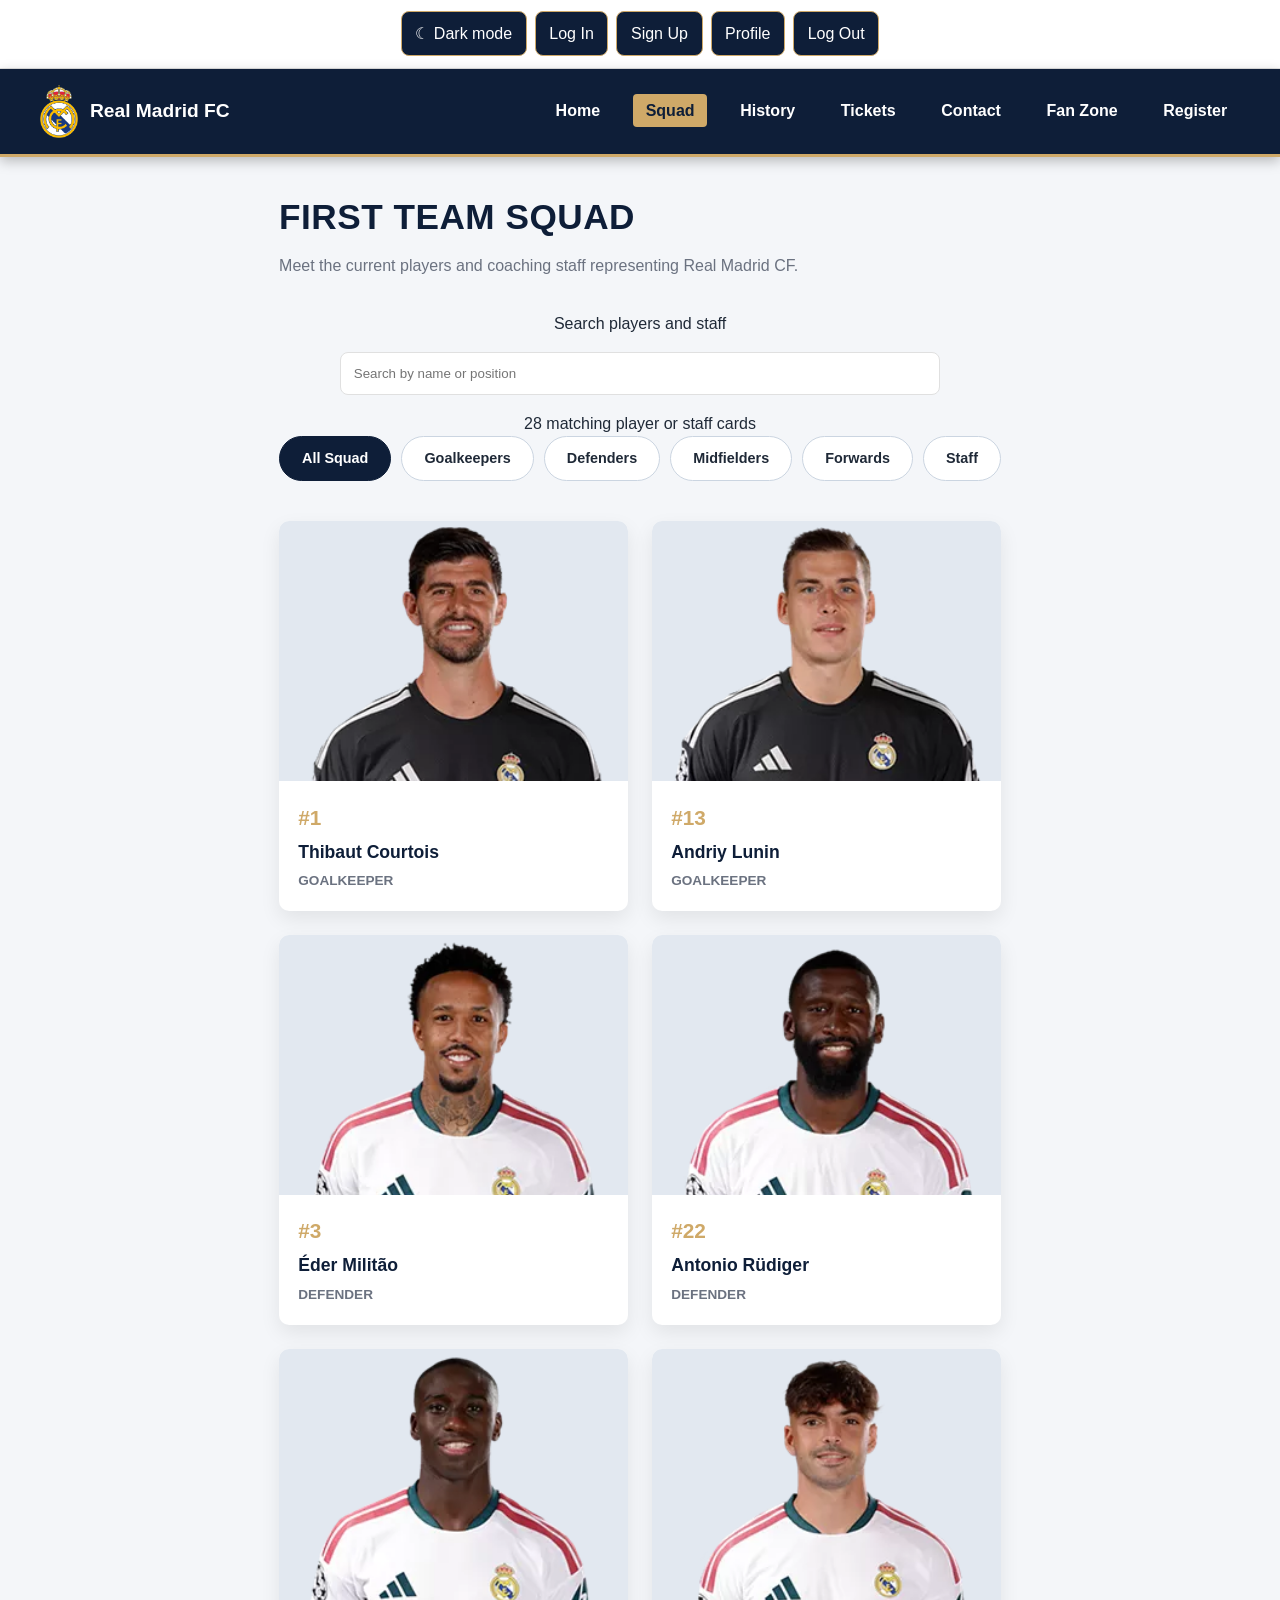
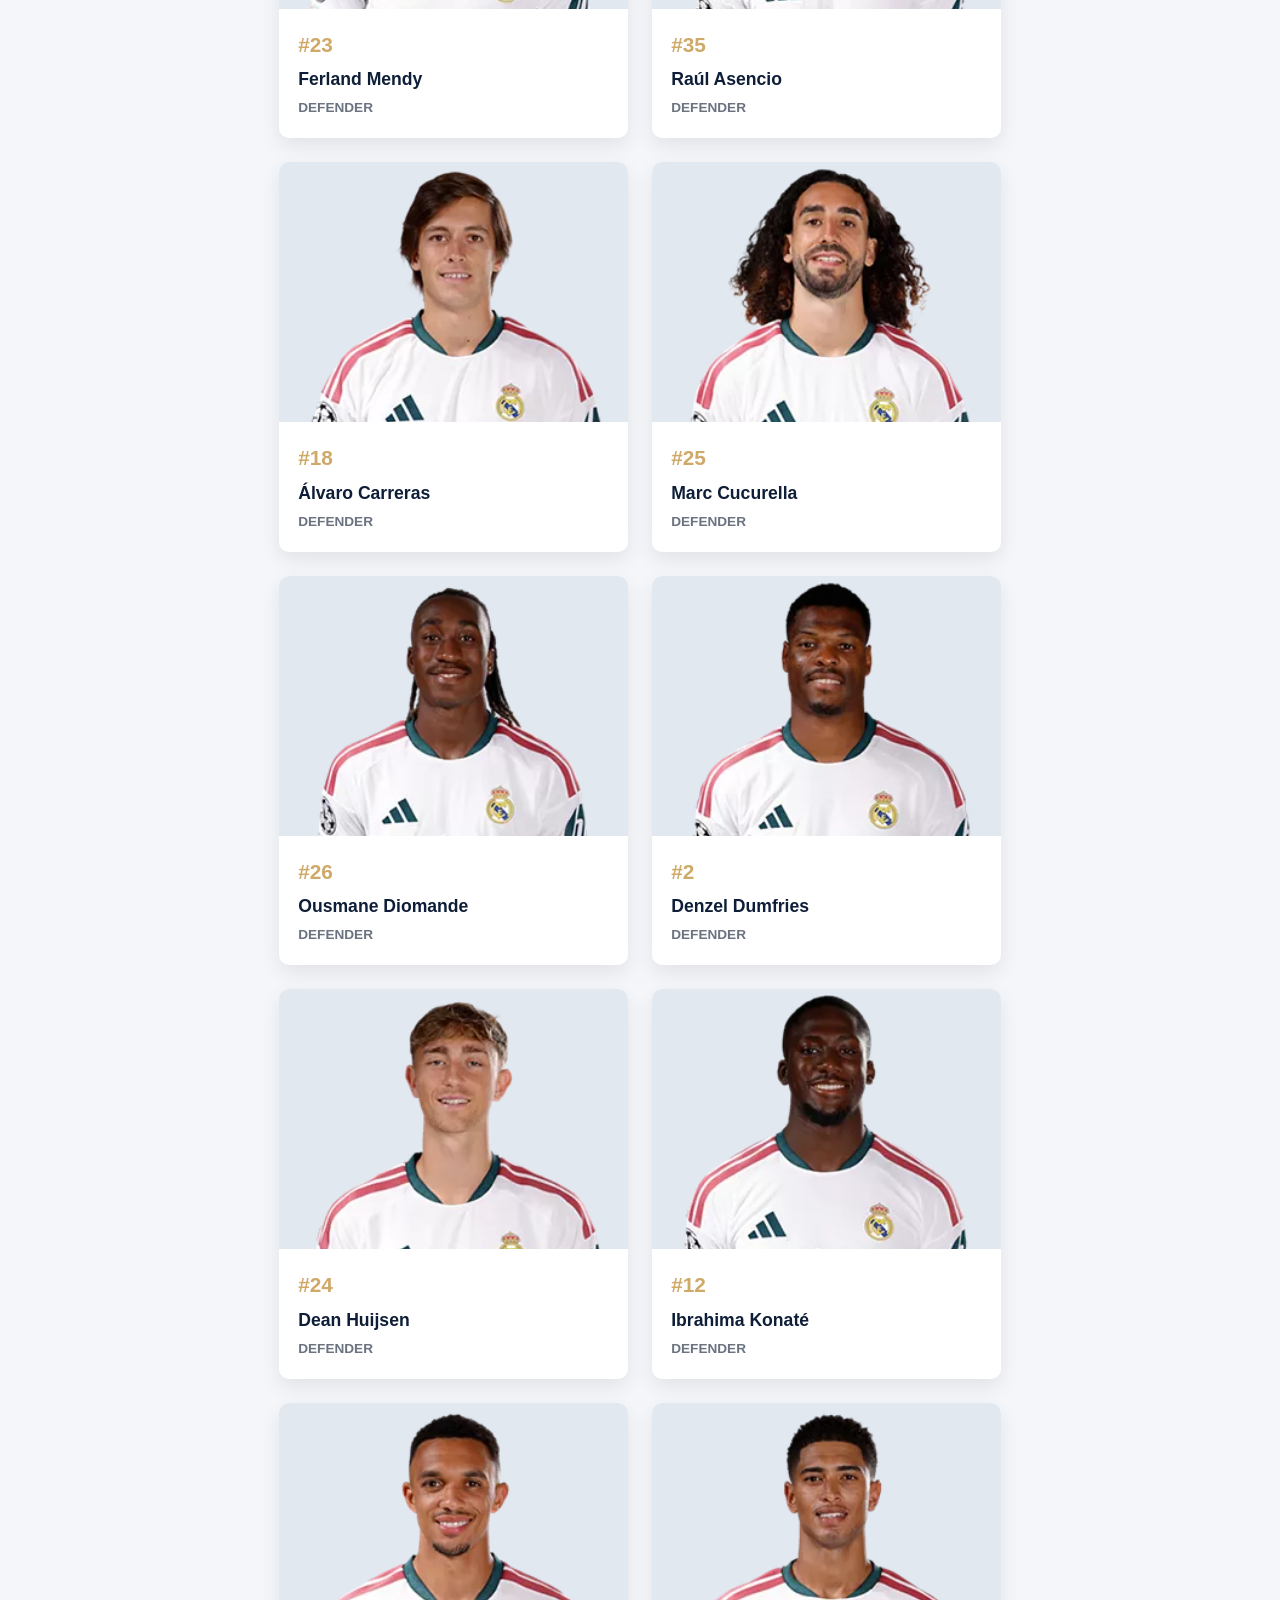
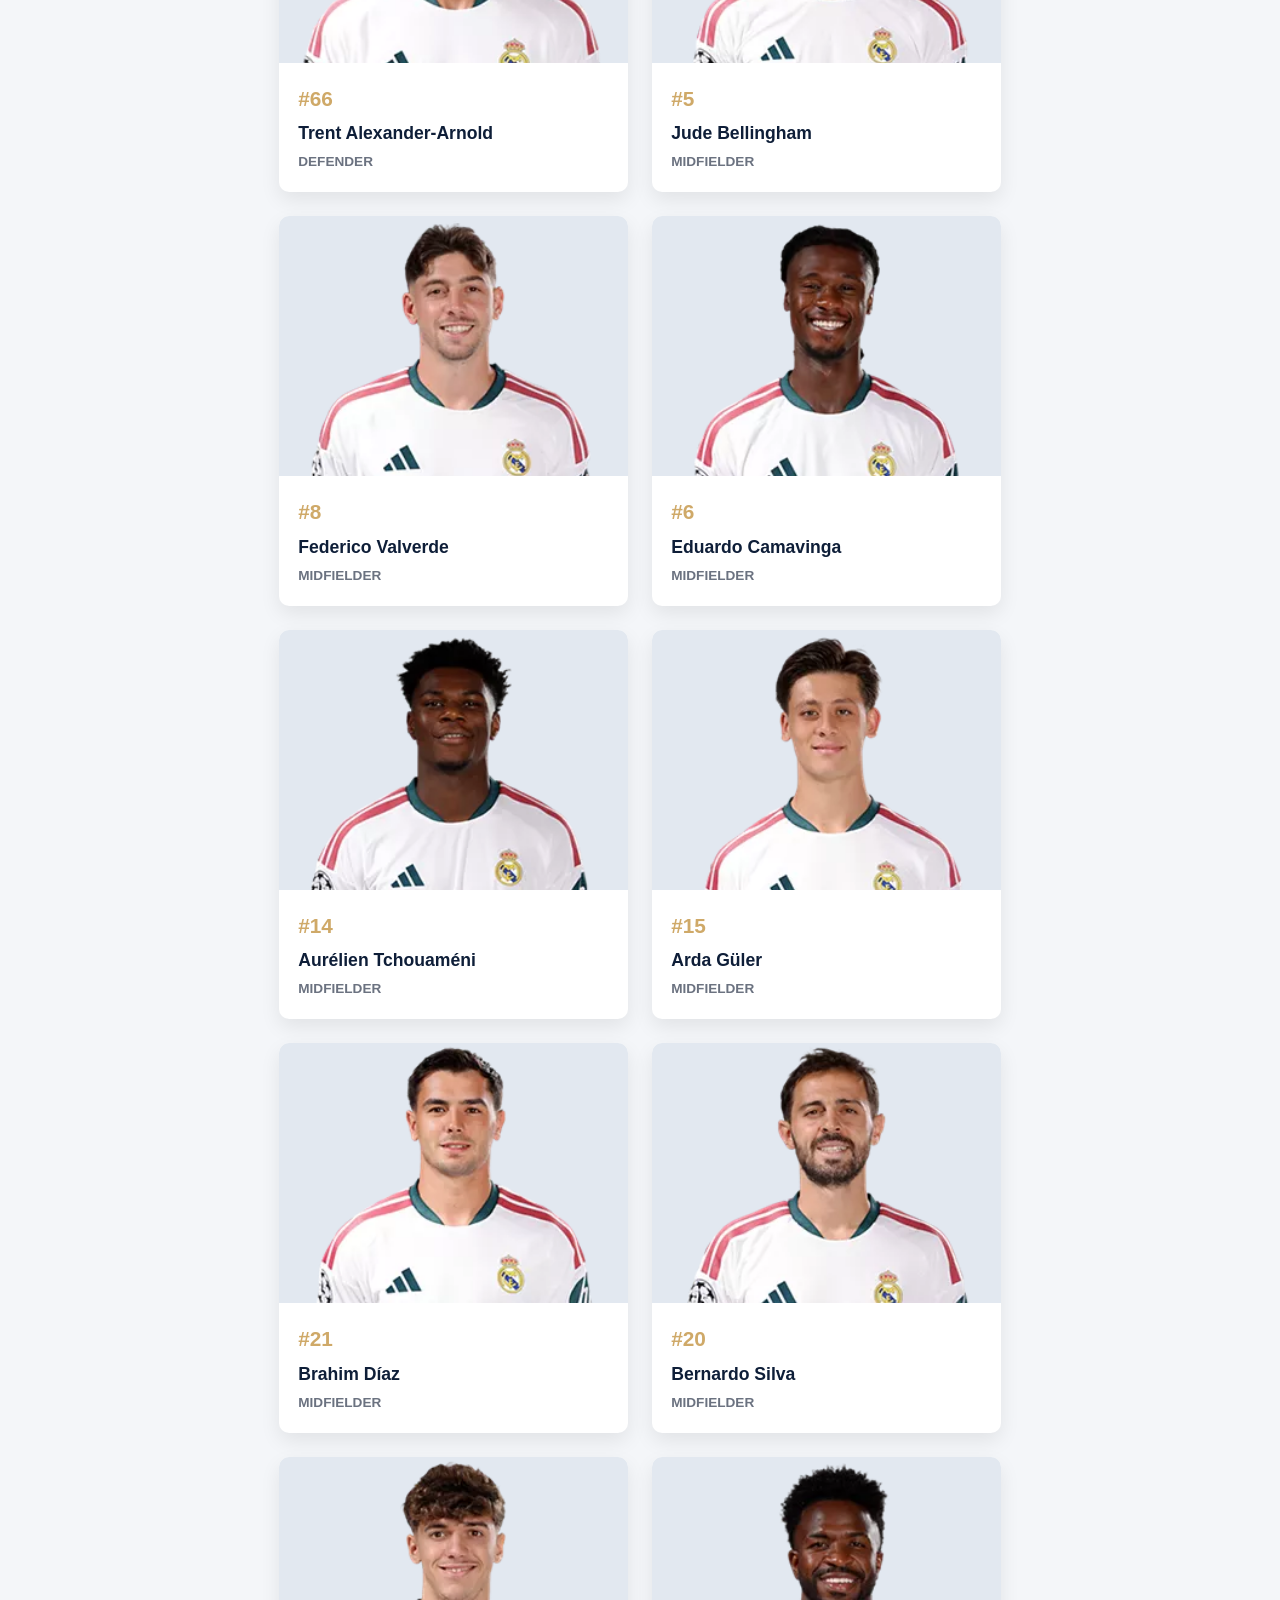
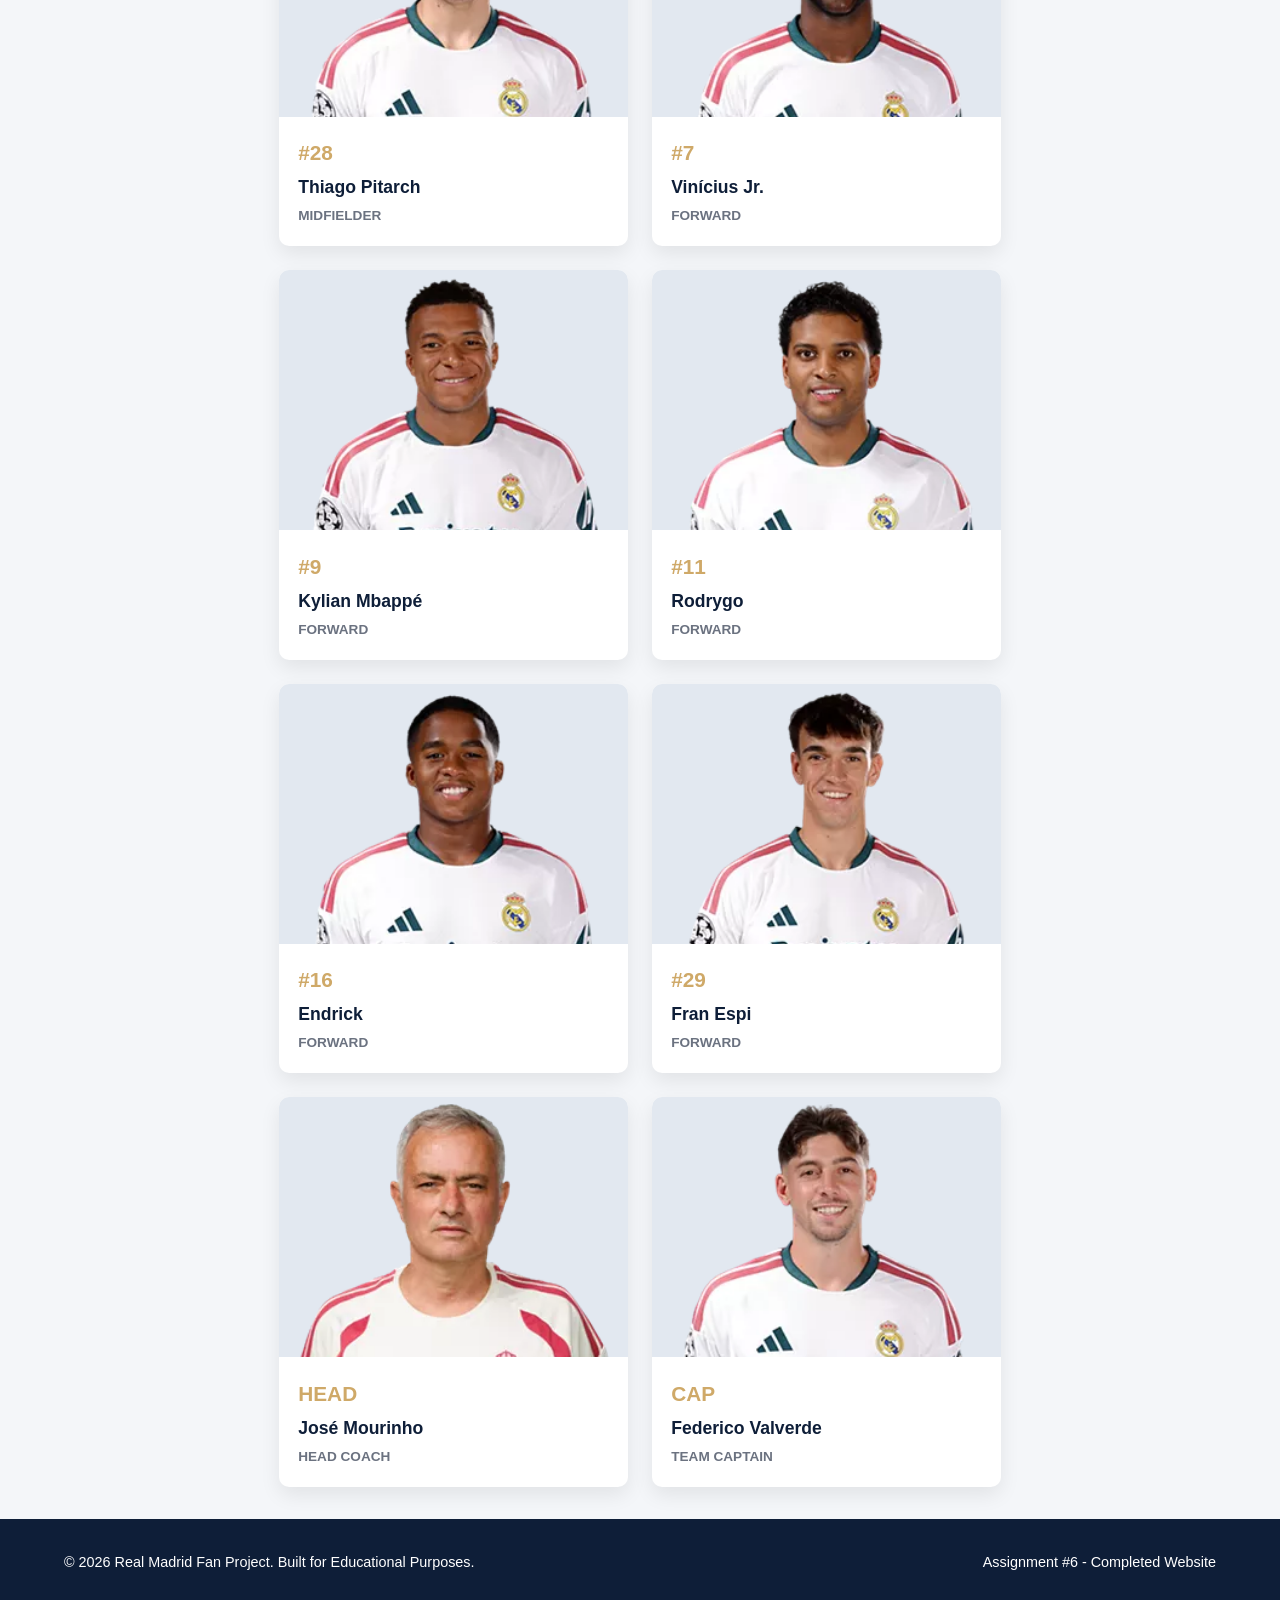
<file: squad.html>
<!DOCTYPE html>
<html lang="en">
<head>
  <meta charset="UTF-8">
  <meta name="viewport" content="width=device-width, initial-scale=1.0">
  <title>Real Madrid - First Team Squad</title>

  <link rel="stylesheet" href="css/style.css">
  <link rel="stylesheet" href="css/responsive.css">
  <link rel="stylesheet" href="css/final.css">
</head>

<body>
<div class="final-actions" aria-label="Account and theme controls"><button id="global-theme" type="button" aria-pressed="false">☾ Dark mode</button><a href="login.html">Log In</a><a href="register.html">Sign Up</a><a href="profile.html">Profile</a><button id="global-logout" type="button">Log Out</button></div>
  <div class="page-wrapper">

    <!-- HEADER -->
    <header class="site-header">
      <div class="header-container">

        <a href="index.html" class="logo-area">
          <img src="images/crest.png" alt="Real Madrid Crest">
          <span>Real Madrid FC</span>
        </a>

        <nav class="main-nav" aria-label="Main navigation">
          <ul>
            <li><a href="index.html">Home</a></li>
            <li><a href="squad.html" class="active" aria-current="page">Squad</a></li>
            <li><a href="history.html">History</a></li>
            <li><a href="tickets.html">Tickets</a></li>
            <li><a href="contact.html">Contact</a></li>
            <li><a href="fanzone.html">Fan Zone</a></li>
            <li><a href="register.html">Register</a></li>
          </ul>
        </nav>

      </div>
    </header>


    <!-- MAIN CONTENT -->
    <main class="container">

      <section>
        <h1 class="page-title">First Team Squad</h1>

        <p class="subtitle">
          Meet the current players and coaching staff representing Real Madrid CF.
        </p>

        <!-- POSITION FILTERS -->
        <input type="radio" name="position-filter" id="filter-all"
               class="filter-radio" checked>

        <input type="radio" name="position-filter" id="filter-gk"
               class="filter-radio">

        <input type="radio" name="position-filter" id="filter-df"
               class="filter-radio">

        <input type="radio" name="position-filter" id="filter-mf"
               class="filter-radio">

        <input type="radio" name="position-filter" id="filter-fw"
               class="filter-radio">

        <input type="radio" name="position-filter" id="filter-st"
               class="filter-radio">


        <label for="final-player-search" style="display:block;text-align:center">Search players and staff</label><input id="final-player-search" class="final-search" type="search" placeholder="Search by name or position"><p id="final-search-count" role="status" style="text-align:center"></p>
<div class="filter-bar" aria-label="Filter players by position">

          <label for="filter-all" class="filter-btn">All Squad</label>
          <label for="filter-gk" class="filter-btn">Goalkeepers</label>
          <label for="filter-df" class="filter-btn">Defenders</label>
          <label for="filter-mf" class="filter-btn">Midfielders</label>
          <label for="filter-fw" class="filter-btn">Forwards</label>
          <label for="filter-st" class="filter-btn">Staff</label>

        </div>


        <!-- PLAYER CARDS -->
        <div class="squad-grid">


          <!-- GOALKEEPERS -->

          <article class="player-card gk">
            <img src="images/player-courtois.webp"
                 alt="Thibaut Courtois" class="player-photo">

            <div class="player-info">
              <span class="player-number">#1</span>
              <h3 class="player-name">Thibaut Courtois</h3>
              <p class="player-position">Goalkeeper</p>
            </div>
          </article>


          <article class="player-card gk">
            <img src="images/player-lunin.webp"
                 alt="Andriy Lunin" class="player-photo">

            <div class="player-info">
              <span class="player-number">#13</span>
              <h3 class="player-name">Andriy Lunin</h3>
              <p class="player-position">Goalkeeper</p>
            </div>
          </article>


          <!-- DEFENDERS -->

          <article class="player-card df">
            <img src="images/player-militao.webp"
                 alt="Éder Militão" class="player-photo">

            <div class="player-info">
              <span class="player-number">#3</span>
              <h3 class="player-name">Éder Militão</h3>
              <p class="player-position">Defender</p>
            </div>
          </article>


          <article class="player-card df">
            <img src="images/player-Rudiger.webp"
                 alt="Antonio Rüdiger" class="player-photo">

            <div class="player-info">
              <span class="player-number">#22</span>
              <h3 class="player-name">Antonio Rüdiger</h3>
              <p class="player-position">Defender</p>
            </div>
          </article>


          <article class="player-card df">
            <img src="images/player-Mendy.webp"
                 alt="Ferland Mendy" class="player-photo">

            <div class="player-info">
              <span class="player-number">#23</span>
              <h3 class="player-name">Ferland Mendy</h3>
              <p class="player-position">Defender</p>
            </div>
          </article>


          <article class="player-card df">
            <img src="images/player-asencio.webp"
                 alt="Raúl Asencio" class="player-photo">

            <div class="player-info">
              <span class="player-number">#35</span>
              <h3 class="player-name">Raúl Asencio</h3>
              <p class="player-position">Defender</p>
            </div>
          </article>


          <article class="player-card df">
            <img src="images/player-carreras.webp"
                 alt="Álvaro Carreras" class="player-photo">

            <div class="player-info">
              <span class="player-number">#18</span>
              <h3 class="player-name">Álvaro Carreras</h3>
              <p class="player-position">Defender</p>
            </div>
          </article>


          <article class="player-card df">
            <img src="images/player-cucurella.webp"
                 alt="Marc Cucurella" class="player-photo">

            <div class="player-info">
              <span class="player-number">#25</span>
              <h3 class="player-name">Marc Cucurella</h3>
              <p class="player-position">Defender</p>
            </div>
          </article>


          <article class="player-card df">
            <img src="images/player-diomande.webp"
                 alt="Ousmane Diomande" class="player-photo">

            <div class="player-info">
              <span class="player-number">#26</span>
              <h3 class="player-name">Ousmane Diomande</h3>
              <p class="player-position">Defender</p>
            </div>
          </article>


          <article class="player-card df">
            <img src="images/player-dumfries.webp"
                 alt="Denzel Dumfries" class="player-photo">

            <div class="player-info">
              <span class="player-number">#2</span>
              <h3 class="player-name">Denzel Dumfries</h3>
              <p class="player-position">Defender</p>
            </div>
          </article>


          <article class="player-card df">
            <img src="images/player-huijsen.webp"
                 alt="Dean Huijsen" class="player-photo">

            <div class="player-info">
              <span class="player-number">#24</span>
              <h3 class="player-name">Dean Huijsen</h3>
              <p class="player-position">Defender</p>
            </div>
          </article>


          <article class="player-card df">
            <img src="images/player-konate.webp"
                 alt="Ibrahima Konaté" class="player-photo">

            <div class="player-info">
              <span class="player-number">#12</span>
              <h3 class="player-name">Ibrahima Konaté</h3>
              <p class="player-position">Defender</p>
            </div>
          </article>


          <article class="player-card df">
            <img src="images/player-trent.webp"
                 alt="Trent Alexander-Arnold" class="player-photo">

            <div class="player-info">
              <span class="player-number">#66</span>
              <h3 class="player-name">Trent Alexander-Arnold</h3>
              <p class="player-position">Defender</p>
            </div>
          </article>


          <!-- MIDFIELDERS -->

          <article class="player-card mf">
            <img src="images/player-Bellingham.webp"
                 alt="Jude Bellingham" class="player-photo">

            <div class="player-info">
              <span class="player-number">#5</span>
              <h3 class="player-name">Jude Bellingham</h3>
              <p class="player-position">Midfielder</p>
            </div>
          </article>


          <article class="player-card mf">
            <img src="images/player-valverde.webp"
                 alt="Federico Valverde" class="player-photo">

            <div class="player-info">
              <span class="player-number">#8</span>
              <h3 class="player-name">Federico Valverde</h3>
              <p class="player-position">Midfielder</p>
            </div>
          </article>


          <article class="player-card mf">
            <img src="images/Camavinga.webp"
                 alt="Eduardo Camavinga" class="player-photo">

            <div class="player-info">
              <span class="player-number">#6</span>
              <h3 class="player-name">Eduardo Camavinga</h3>
              <p class="player-position">Midfielder</p>
            </div>
          </article>


          <article class="player-card mf">
            <img src="images/player-tchouameni.webp"
                 alt="Aurélien Tchouaméni" class="player-photo">

            <div class="player-info">
              <span class="player-number">#14</span>
              <h3 class="player-name">Aurélien Tchouaméni</h3>
              <p class="player-position">Midfielder</p>
            </div>
          </article>


          <article class="player-card mf">
            <img src="images/player-arda.webp"
                 alt="Arda Güler" class="player-photo">

            <div class="player-info">
              <span class="player-number">#15</span>
              <h3 class="player-name">Arda Güler</h3>
              <p class="player-position">Midfielder</p>
            </div>
          </article>


          <article class="player-card mf">
            <img src="images/player-brahim.webp"
                 alt="Brahim Díaz" class="player-photo">

            <div class="player-info">
              <span class="player-number">#21</span>
              <h3 class="player-name">Brahim Díaz</h3>
              <p class="player-position">Midfielder</p>
            </div>
          </article>


          <article class="player-card mf">
            <img src="images/player-bernardo.webp"
                 alt="Bernardo Silva" class="player-photo">

            <div class="player-info">
              <span class="player-number">#20</span>
              <h3 class="player-name">Bernardo Silva</h3>
              <p class="player-position">Midfielder</p>
            </div>
          </article>


          <article class="player-card mf">
            <img src="images/player-thiago.webp"
                 alt="Thiago Pitarch" class="player-photo">

            <div class="player-info">
              <span class="player-number">#28</span>
              <h3 class="player-name">Thiago Pitarch</h3>
              <p class="player-position">Midfielder</p>
            </div>
          </article>


          <!-- FORWARDS -->

          <article class="player-card fw">
            <img src="images/player-vini.webp"
                 alt="Vinícius Júnior" class="player-photo">

            <div class="player-info">
              <span class="player-number">#7</span>
              <h3 class="player-name">Vinícius Jr.</h3>
              <p class="player-position">Forward</p>
            </div>
          </article>


          <article class="player-card fw">
            <img src="images/player-mbappe.webp"
                 alt="Kylian Mbappé" class="player-photo">

            <div class="player-info">
              <span class="player-number">#9</span>
              <h3 class="player-name">Kylian Mbappé</h3>
              <p class="player-position">Forward</p>
            </div>
          </article>


          <article class="player-card fw">
            <img src="images/player-rodrygo.webp"
                 alt="Rodrygo Goes" class="player-photo">

            <div class="player-info">
              <span class="player-number">#11</span>
              <h3 class="player-name">Rodrygo</h3>
              <p class="player-position">Forward</p>
            </div>
          </article>


          <article class="player-card fw">
            <img src="images/player-endrick.webp"
                 alt="Endrick Felipe" class="player-photo">

            <div class="player-info">
              <span class="player-number">#16</span>
              <h3 class="player-name">Endrick</h3>
              <p class="player-position">Forward</p>
            </div>
          </article>


          <article class="player-card fw">
            <img src="images/player-espi.webp"
                 alt="Fran Espi" class="player-photo">

            <div class="player-info">
              <span class="player-number">#29</span>
              <h3 class="player-name">Fran Espi</h3>
              <p class="player-position">Forward</p>
            </div>
          </article>


          <!-- STAFF -->

          <article class="player-card st">
            <img src="images/mourinho.webp"
                 alt="José Mourinho" class="player-photo">

            <div class="player-info">
              <span class="player-number">HEAD</span>
              <h3 class="player-name">José Mourinho</h3>
              <p class="player-position">Head Coach</p>
            </div>
          </article>


          <article class="player-card st">
            <img src="images/player-valverde.webp"
                 alt="Federico Valverde" class="player-photo">

            <div class="player-info">
              <span class="player-number">CAP</span>
              <h3 class="player-name">Federico Valverde</h3>
              <p class="player-position">Team Captain</p>
            </div>
          </article>


        </div>
      </section>

    </main>


    <!-- FOOTER -->
    <footer class="site-footer">
      <div class="container footer-content">
        <p>
          &copy; 2026 Real Madrid Fan Project.
          Built for Educational Purposes.
        </p>

        <p>Assignment #6 - Completed Website</p>
      </div>
    </footer>

  </div>

<script src="js/final.js" defer></script>
</body>
</html>
</file>
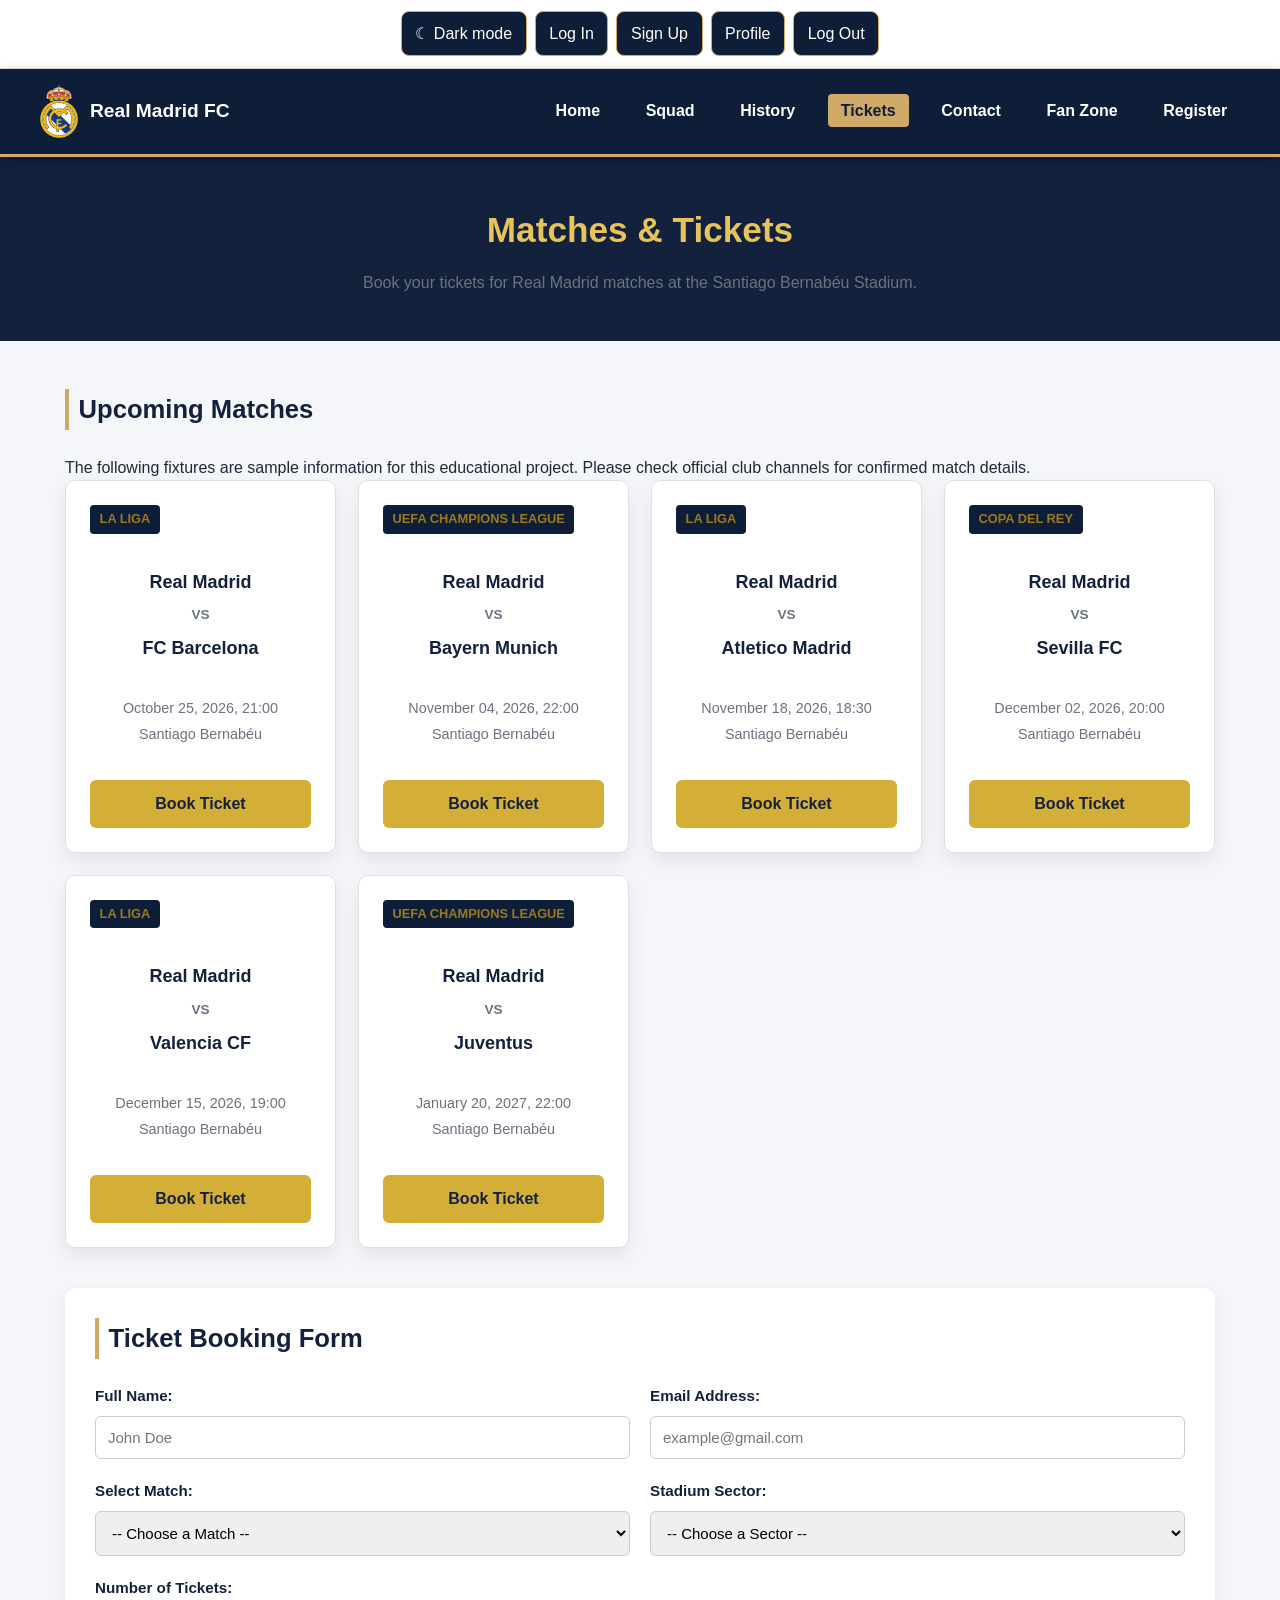
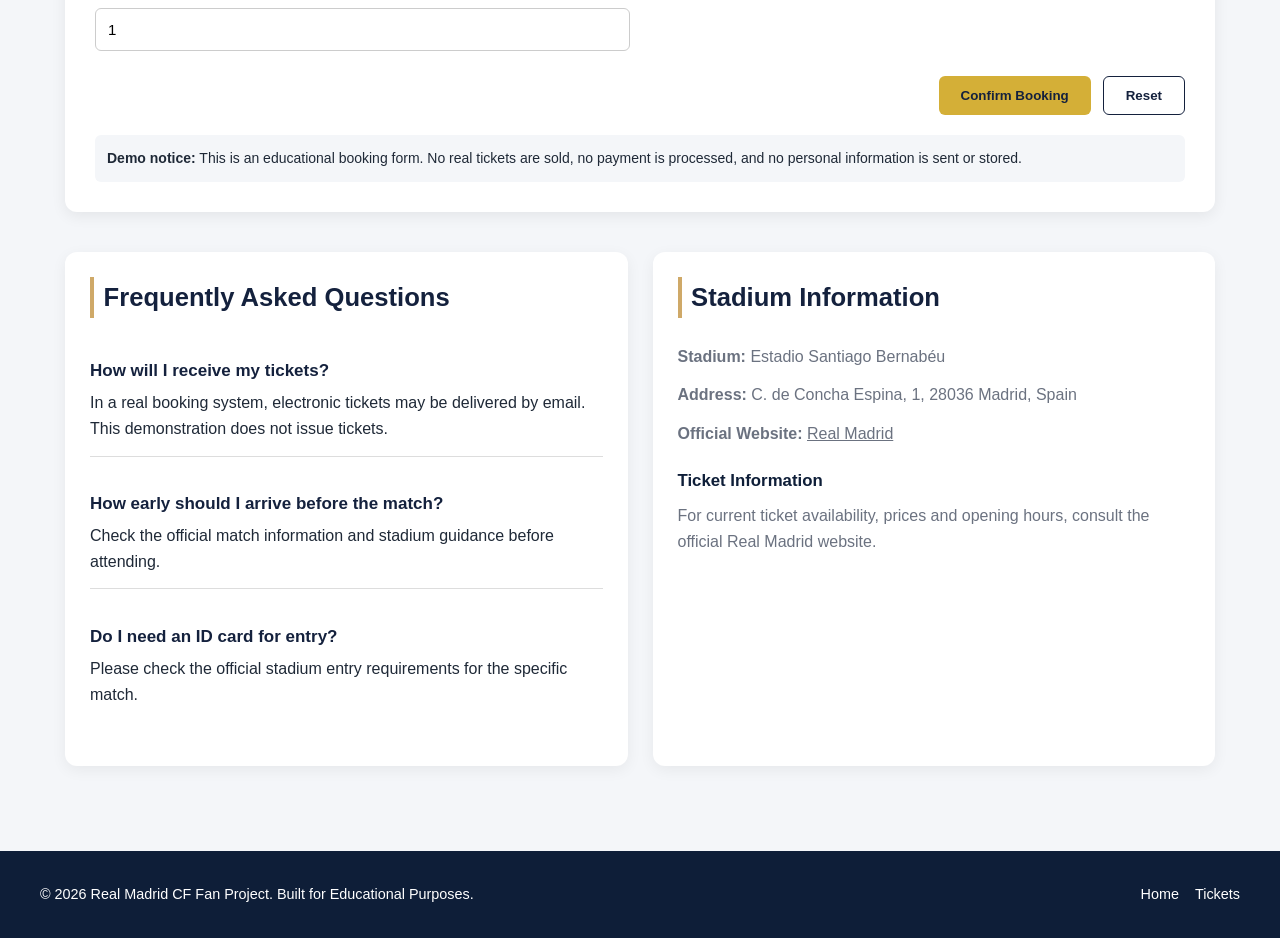
<file: tickets.html>
<!DOCTYPE html>
<html lang="en">
<head>
    <meta charset="UTF-8">
    <meta name="viewport" content="width=device-width, initial-scale=1.0">

    <title>Real Madrid CF - Tickets</title>

    <link rel="stylesheet" href="css/style.css">
    <link rel="stylesheet" href="css/responsive.css">

    <style>
        .page-hero {
            text-align: center;
            padding: 45px 20px;
            background: #14213d;
            color: white;
        }

        .page-hero h1 {
            color: #e6c45a;
            margin-bottom: 12px;
        }

        .matches-section,
        .booking-section,
        .info-section {
            max-width: 1150px;
            width: 92%;
            margin: 40px auto;
        }

        .matches-section h2,
        .booking-section h2,
        .info-section h2 {
            color: #14213d;
            margin-bottom: 25px;
        }

        .matches-grid {
            display: grid;
            grid-template-columns: repeat(auto-fit, minmax(260px, 1fr));
            gap: 22px;
        }

        .match-card {
            background: white;
            border-radius: 12px;
            padding: 22px;
            box-shadow: 0 4px 15px rgba(0,0,0,0.08);
            border-top: 4px solid #d4af37;
            text-align: center;
        }

        .match-league {
            color: #9b791d;
            font-weight: bold;
            margin-bottom: 18px;
        }

        .match-teams {
            display: flex;
            flex-direction: column;
            align-items: center;
            gap: 8px;
            font-weight: bold;
        }

        .team {
            color: #14213d;
            font-size: 18px;
        }

        .vs {
            color: #d4af37;
        }

        .match-details {
            display: flex;
            flex-direction: column;
            gap: 8px;
            margin: 18px 0;
            color: #555;
        }

        .btn-buy,
        .btn-submit {
            display: inline-block;
            border: none;
            border-radius: 6px;
            background: #d4af37;
            color: #14213d;
            padding: 11px 22px;
            text-decoration: none;
            font-weight: bold;
            cursor: pointer;
        }

        .btn-buy:hover,
        .btn-submit:hover {
            background: #efcf63;
        }

        .booking-section {
            background: white;
            padding: 30px;
            border-radius: 12px;
            box-shadow: 0 4px 15px rgba(0,0,0,0.07);
        }

        .form-grid-inputs {
            display: grid;
            grid-template-columns: repeat(2, minmax(0, 1fr));
            gap: 20px;
        }

        .form-group {
            display: flex;
            flex-direction: column;
            gap: 8px;
        }

        .form-group label {
            font-weight: 600;
            color: #14213d;
        }

        .form-group input,
        .form-group select {
            width: 100%;
            padding: 12px;
            border: 1px solid #ccc;
            border-radius: 6px;
            font-size: 15px;
        }

        .form-group input:focus,
        .form-group select:focus {
            outline: 2px solid #d4af37;
            border-color: #d4af37;
        }

        .form-actions {
            display: flex;
            gap: 12px;
            margin-top: 25px;
            flex-wrap: wrap;
        }

        .btn-reset {
            padding: 11px 22px;
            border: 1px solid #14213d;
            border-radius: 6px;
            background: white;
            color: #14213d;
            cursor: pointer;
        }

        .booking-message {
            display: none;
            padding: 15px;
            margin-top: 20px;
            border-radius: 6px;
            background: #e8f5e9;
            color: #205b2a;
        }

        .booking-demo-note {
            background: #f4f6f9;
            padding: 12px;
            border-radius: 6px;
            margin-top: 20px;
            font-size: 14px;
        }

        .info-grid {
            display: grid;
            grid-template-columns: repeat(2, minmax(0, 1fr));
            gap: 25px;
        }

        .faq-box,
        .contacts-box {
            background: white;
            border-radius: 12px;
            padding: 25px;
            box-shadow: 0 4px 15px rgba(0,0,0,0.06);
        }

        .faq-item {
            border-bottom: 1px solid #ddd;
            padding: 14px 0;
        }

        .faq-item:last-child {
            border-bottom: none;
        }

        .faq-item h3 {
            color: #14213d;
            font-size: 17px;
        }

        .contact-info {
            font-style: normal;
            line-height: 1.8;
            overflow-wrap: anywhere;
        }

        .stadium-hours {
            margin-top: 20px;
        }

        .site-footer {
            margin-top: 45px;
        }

        @media (max-width: 700px) {
            .form-grid-inputs,
            .info-grid {
                grid-template-columns: 1fr;
            }

            .booking-section {
                padding: 20px;
            }

            .page-hero {
                padding: 30px 15px;
            }
        }

        @media (max-width: 375px) {
            .matches-grid {
                grid-template-columns: 1fr;
            }

            .match-card {
                padding: 16px;
            }
        }
    </style>
  <link rel="stylesheet" href="css/final.css">
</head>

<body>
<div class="final-actions" aria-label="Account and theme controls"><button id="global-theme" type="button" aria-pressed="false">☾ Dark mode</button><a href="login.html">Log In</a><a href="register.html">Sign Up</a><a href="profile.html">Profile</a><button id="global-logout" type="button">Log Out</button></div>

<div class="page-wrapper">

    <!-- HEADER -->
    <header class="site-header">
        <div class="header-container">

            <a href="index.html" class="logo-area">
                <img src="images/crest.png" alt="Real Madrid Crest">
                <span>Real Madrid FC</span>
            </a>

            <nav class="main-nav" aria-label="Main navigation">
                <ul>
                    <li><a href="index.html">Home</a></li>
                    <li><a href="squad.html">Squad</a></li>
                    <li><a href="history.html">History</a></li>
                    <li><a href="tickets.html" class="active" aria-current="page">Tickets</a></li>
                    <li><a href="contact.html">Contact</a></li>
                    <li><a href="fanzone.html">Fan Zone</a></li>
                    <li><a href="register.html">Register</a></li>
                </ul>
            </nav>

        </div>
    </header>


    <main>

        <!-- HERO -->
        <section class="page-hero">
            <h1>Matches & Tickets</h1>
            <p>
                Book your tickets for Real Madrid matches
                at the Santiago Bernabéu Stadium.
            </p>
        </section>


        <!-- UPCOMING MATCHES -->
        <section class="matches-section">

            <h2>Upcoming Matches</h2>

            <p>
                The following fixtures are sample information
                for this educational project. Please check official
                club channels for confirmed match details.
            </p>

            <div class="matches-grid">

                <article class="match-card">
                    <div class="match-league">La Liga</div>

                    <div class="match-teams">
                        <span class="team home">Real Madrid</span>
                        <span class="vs">VS</span>
                        <span class="team away">FC Barcelona</span>
                    </div>

                    <div class="match-details">
                        <time datetime="2026-10-25">October 25, 2026, 21:00</time>
                        <span class="stadium">Santiago Bernabéu</span>
                    </div>

                    <a href="#booking-form" class="btn btn-buy"
                       data-match="barcelona">Book Ticket</a>
                </article>


                <article class="match-card">
                    <div class="match-league">UEFA Champions League</div>

                    <div class="match-teams">
                        <span class="team home">Real Madrid</span>
                        <span class="vs">VS</span>
                        <span class="team away">Bayern Munich</span>
                    </div>

                    <div class="match-details">
                        <time datetime="2026-11-04">November 04, 2026, 22:00</time>
                        <span class="stadium">Santiago Bernabéu</span>
                    </div>

                    <a href="#booking-form" class="btn btn-buy"
                       data-match="bayern">Book Ticket</a>
                </article>


                <article class="match-card">
                    <div class="match-league">La Liga</div>

                    <div class="match-teams">
                        <span class="team home">Real Madrid</span>
                        <span class="vs">VS</span>
                        <span class="team away">Atletico Madrid</span>
                    </div>

                    <div class="match-details">
                        <time datetime="2026-11-18">November 18, 2026, 18:30</time>
                        <span class="stadium">Santiago Bernabéu</span>
                    </div>

                    <a href="#booking-form" class="btn btn-buy"
                       data-match="atletico">Book Ticket</a>
                </article>


                <article class="match-card">
                    <div class="match-league">Copa del Rey</div>

                    <div class="match-teams">
                        <span class="team home">Real Madrid</span>
                        <span class="vs">VS</span>
                        <span class="team away">Sevilla FC</span>
                    </div>

                    <div class="match-details">
                        <time datetime="2026-12-02">December 02, 2026, 20:00</time>
                        <span class="stadium">Santiago Bernabéu</span>
                    </div>

                    <a href="#booking-form" class="btn btn-buy"
                       data-match="sevilla">Book Ticket</a>
                </article>


                <article class="match-card">
                    <div class="match-league">La Liga</div>

                    <div class="match-teams">
                        <span class="team home">Real Madrid</span>
                        <span class="vs">VS</span>
                        <span class="team away">Valencia CF</span>
                    </div>

                    <div class="match-details">
                        <time datetime="2026-12-15">December 15, 2026, 19:00</time>
                        <span class="stadium">Santiago Bernabéu</span>
                    </div>

                    <a href="#booking-form" class="btn btn-buy"
                       data-match="valencia">Book Ticket</a>
                </article>


                <article class="match-card">
                    <div class="match-league">UEFA Champions League</div>

                    <div class="match-teams">
                        <span class="team home">Real Madrid</span>
                        <span class="vs">VS</span>
                        <span class="team away">Juventus</span>
                    </div>

                    <div class="match-details">
                        <time datetime="2027-01-20">January 20, 2027, 22:00</time>
                        <span class="stadium">Santiago Bernabéu</span>
                    </div>

                    <a href="#booking-form" class="btn btn-buy"
                       data-match="juventus">Book Ticket</a>
                </article>

            </div>

        </section>


        <!-- BOOKING FORM -->
        <section class="booking-section" id="booking-form">

            <h2>Ticket Booking Form</h2>

            <form class="ticket-form" id="ticketForm" novalidate>

                <div class="form-grid-inputs">

                    <div class="form-group">
                        <label for="user-name">Full Name:</label>

                        <input
                            type="text"
                            id="user-name"
                            name="fullname"
                            placeholder="John Doe"
                            required
                            minlength="2"
                        >
                    </div>


                    <div class="form-group">
                        <label for="user-email">Email Address:</label>

                        <input
                            type="email"
                            id="user-email"
                            name="email"
                            placeholder="example@gmail.com"
                            required
                        >
                    </div>


                    <div class="form-group">
                        <label for="match-select">Select Match:</label>

                        <select id="match-select" name="match" required>
                            <option value="">-- Choose a Match --</option>
                            <option value="barcelona">Real Madrid vs FC Barcelona</option>
                            <option value="bayern">Real Madrid vs Bayern Munich</option>
                            <option value="atletico">Real Madrid vs Atletico Madrid</option>
                            <option value="sevilla">Real Madrid vs Sevilla FC</option>
                            <option value="valencia">Real Madrid vs Valencia CF</option>
                            <option value="juventus">Real Madrid vs Juventus</option>
                        </select>
                    </div>


                    <div class="form-group">
                        <label for="sector-select">Stadium Sector:</label>

                        <select id="sector-select" name="sector" required>
                            <option value="">-- Choose a Sector --</option>
                            <option value="tribuna-vip">VIP Box</option>
                            <option value="tribuna-north">North Stand</option>
                            <option value="tribuna-south">South Stand (Fan Zone)</option>
                            <option value="tribuna-east">East Stand</option>
                        </select>
                    </div>


                    <div class="form-group">
                        <label for="ticket-quantity">Number of Tickets:</label>

                        <input
                            type="number"
                            id="ticket-quantity"
                            name="quantity"
                            min="1"
                            max="6"
                            value="1"
                            required
                        >
                    </div>

                </div>


                <div class="form-actions">

                    <button type="submit" class="btn btn-submit">
                        Confirm Booking
                    </button>

                    <button type="reset" class="btn btn-reset">
                        Reset
                    </button>

                </div>

            </form>


            <p class="booking-demo-note">
                <strong>Demo notice:</strong>
                This is an educational booking form.
                No real tickets are sold, no payment is processed,
                and no personal information is sent or stored.
            </p>


            <div
                id="booking-message"
                class="booking-message"
                role="status"
                aria-live="polite"
            ></div>

        </section>


        <!-- FAQ AND STADIUM INFORMATION -->
        <section class="info-section">

            <div class="info-grid">

                <div class="faq-box">

                    <h2>Frequently Asked Questions</h2>

                    <div class="faq-item">
                        <h3>How will I receive my tickets?</h3>

                        <p>
                            In a real booking system, electronic tickets
                            may be delivered by email. This demonstration
                            does not issue tickets.
                        </p>
                    </div>


                    <div class="faq-item">
                        <h3>How early should I arrive before the match?</h3>

                        <p>
                            Check the official match information and
                            stadium guidance before attending.
                        </p>
                    </div>


                    <div class="faq-item">
                        <h3>Do I need an ID card for entry?</h3>

                        <p>
                            Please check the official stadium entry
                            requirements for the specific match.
                        </p>
                    </div>

                </div>


                <div class="contacts-box">

                    <h2>Stadium Information</h2>

                    <address class="contact-info">

                        <p>
                            <strong>Stadium:</strong>
                            Estadio Santiago Bernabéu
                        </p>

                        <p>
                            <strong>Address:</strong>
                            C. de Concha Espina, 1,
                            28036 Madrid, Spain
                        </p>

                        <p>
                            <strong>Official Website:</strong>
                            <a href="https://www.realmadrid.com/"
                               target="_blank"
                               rel="noopener noreferrer">
                                Real Madrid
                            </a>
                        </p>

                    </address>

                    <div class="stadium-hours">
                        <h3>Ticket Information</h3>

                        <p>
                            For current ticket availability,
                            prices and opening hours, consult
                            the official Real Madrid website.
                        </p>
                    </div>

                </div>

            </div>

        </section>

    </main>


    <!-- FOOTER -->
    <footer class="site-footer">
        <div class="footer-container">

            <p>
                &copy; 2026 Real Madrid CF Fan Project.
                Built for Educational Purposes.
            </p>

            <ul class="footer-links">
                <li><a href="index.html">Home</a></li>
                <li><a href="tickets.html">Tickets</a></li>
            </ul>

        </div>
    </footer>

</div>


<!-- JQUERY AND FORM SCRIPT -->
<script src="https://code.jquery.com/jquery-3.7.1.min.js"></script>

<script>
$(document).ready(function () {

    // Select a match when the user clicks Book Ticket
    $(".btn-buy").on("click", function () {
        const selectedMatch = $(this).data("match");

        $("#match-select").val(selectedMatch);
    });


    // Ticket booking form validation
    $("#ticketForm").on("submit", function (event) {

        event.preventDefault();

        const name = $("#user-name").val().trim();
        const email = $("#user-email").val().trim();
        const match = $("#match-select").val();
        const sector = $("#sector-select").val();
        const quantity = Number($("#ticket-quantity").val());

        const emailPattern = /^[^\s@]+@[^\s@]+\.[^\s@]+$/;

        if (name.length < 2) {
            alert("Please enter your full name.");
            $("#user-name").trigger("focus");
            return;
        }

        if (!emailPattern.test(email)) {
            alert("Please enter a valid email address.");
            $("#user-email").trigger("focus");
            return;
        }

        if (!match || !sector) {
            alert("Please select a match and stadium sector.");
            return;
        }

        if (!Number.isInteger(quantity) || quantity < 1 || quantity > 6) {
            alert("Please select between 1 and 6 tickets.");
            $("#ticket-quantity").trigger("focus");
            return;
        }

        $("#booking-message")
            .text(
                "Demo booking successful for " + name +
                ". Match: " + $("#match-select option:selected").text() +
                ". Tickets: " + quantity +
                ". No real booking or payment was made."
            )
            .stop(true, true)
            .fadeIn(300);

    });


    // Hide success message when the form is reset
    $("#ticketForm").on("reset", function () {
        $("#booking-message").stop(true, true).fadeOut(200);
    });

});
</script>

<script src="js/final.js" defer></script>
</body>
</html>
</file>
<file: css/style.css>
* {
  margin: 0;
  padding: 0;
  box-sizing: border-box;
}

:root {
  --rm-navy: #0e1e38;
  --rm-blue: #00427c;
  --rm-gold: #cfa968;
  --rm-gold-hover: #b58f4f;
  --rm-white: #ffffff;
  --bg-light: #f4f6f9;
  --card-bg: #ffffff;
  --text-dark: #1f2937;
  --text-muted: #6b7280;
  --border-color: #e0e0e0;
  --radius: 10px;
  --shadow: 0 8px 20px rgba(0, 0, 0, 0.08);
  --shadow-strong: 0 10px 25px rgba(0, 0, 0, 0.18);
  --transition: all 0.25s ease;
  --font-main: 'Segoe UI', Tahoma, Geneva, Verdana, sans-serif;
}

body {
  font-family: var(--font-main);
  background-color: var(--bg-light);
  color: var(--text-dark);
  line-height: 1.6;
}

a { color: inherit; }
img { max-width: 100%; display: block; }
ul { list-style: none; }

.header,
.site-header {
  background-color: var(--rm-navy);
  padding: 1rem 2rem;
  position: sticky;
  top: 0;
  z-index: 1000;
  box-shadow: 0 4px 12px rgba(0, 0, 0, 0.25);
  border-bottom: 3px solid var(--rm-gold);
}

.header {
  display: flex;
  justify-content: space-between;
  align-items: center;
}

.header-container {
  max-width: 1200px;
  margin: 0 auto;
  display: flex;
  justify-content: space-between;
  align-items: center;
}

.logo {
  display: inline-flex;
  align-items: center;
}
.logo-text {
  font-size: 1.4rem;
  font-weight: 800;
  color: var(--rm-gold);
  letter-spacing: 1px;
}

.logo-container {
  display: flex;
  align-items: center;
  gap: 12px;
}
.logo-container img {
  width: 45px;
  height: 45px;
  object-fit: contain;
  flex-shrink: 0;
}
.brand-title {
  color: var(--rm-white);
  font-size: 1.4rem;
  font-weight: 800;
  letter-spacing: 1px;
}

.logo-area {
  display: flex;
  align-items: center;
  gap: 12px;
  text-decoration: none;
  color: var(--rm-white);
  font-weight: 800;
  font-size: 1.2rem;
}
.logo-area img {
  width: 38px;
  height: auto;
}
.nav ul,
.main-nav ul {
  display: flex;
  gap: 20px;
}

.nav a,
.main-nav a {
  color: var(--rm-white);
  text-decoration: none;
  font-weight: 600;
  padding: 0.5rem 0.8rem;
  border-radius: 4px;
  transition: var(--transition);
}

.nav a:hover,
.nav a.active,
.main-nav a:hover,
.main-nav a.active {
  color: var(--rm-navy);
  background-color: var(--rm-gold);
}

.page-wrapper {
  display: grid;
  grid-template-rows: auto 1fr auto;
  min-height: 100vh;
}

.container,
.page-main {
  max-width: 1200px;
  margin: 2rem auto;
  padding: 0 1.5rem;
}

.match-section > h2,
.achievements-section > h2,
.news-section > h2,
.cta-section > h2 {
  text-align: center;
  font-size: 2.2rem;
  color: var(--rm-navy);
  margin-bottom: 2rem;
  position: relative;
}
.match-section > h2::after,
.achievements-section > h2::after,
.news-section > h2::after,
.cta-section > h2::after {
  content: '';
  display: block;
  width: 60px;
  height: 4px;
  background-color: var(--rm-gold);
  margin: 0.5rem auto 0;
  border-radius: 2px;
}
.achievements-section > h2,
.cta-section > h2 { color: var(--rm-white); }

.matches-section h2,
.booking-section h2,
.faq-box h2,
.contacts-box h2 {
  font-size: 1.6rem;
  color: var(--rm-navy);
  margin-bottom: 1.5rem;
  border-left: 4px solid var(--rm-gold);
  padding-left: 0.6rem;
}

.page-title {
  font-size: 2.2rem;
  font-weight: 800;
  color: var(--rm-navy);
  text-transform: uppercase;
  letter-spacing: 0.5px;
  margin-bottom: 0.5rem;
}
.subtitle {
  color: var(--text-muted);
  margin-bottom: 2rem;
}

.btn {
  display: inline-block;
  padding: 0.8rem 1.8rem;
  font-weight: 700;
  text-decoration: none;
  text-align: center;
  border: none;
  border-radius: 6px;
  cursor: pointer;
  transition: var(--transition);
}

.btn-gold {
  background-color: var(--rm-gold);
  color: var(--rm-navy);
  text-transform: uppercase;
  box-shadow: var(--shadow);
}
.btn-gold:hover {
  background-color: var(--rm-gold-hover);
  transform: translateY(-3px);
}

.btn-white {
  background-color: var(--rm-white);
  color: var(--rm-navy);
  text-transform: uppercase;
  border: 2px solid var(--rm-white);
}
.btn-white:hover {
  background-color: transparent;
  color: var(--rm-white);
  transform: translateY(-3px);
}

.btn-buy {
  background-color: var(--rm-navy);
  color: var(--rm-white);
}
.btn-buy:hover { background-color: #001c58; }

.btn-submit {
  background-color: var(--rm-gold);
  color: var(--rm-navy);
}
.btn-submit:hover { background-color: var(--rm-gold-hover); }

.btn-reset {
  background-color: #e0e0e0;
  color: var(--text-dark);
}
.btn-reset:hover { background-color: #cccccc; }

.hero {
  background: linear-gradient(rgba(9, 26, 47, 0.65), rgba(9, 26, 47, 0.75)),
    url('../images/hero.png') center/cover no-repeat;
  height: 100vh;
  display: flex;
  justify-content: center;
  align-items: center;
  text-align: center;
  padding: 0 1.5rem;
  color: var(--rm-white);
}
.hero-content { max-width: 800px; }
.hero-content h1 {
  font-size: 3.2rem;
  letter-spacing: 2px;
  margin-bottom: 1rem;
}
.hero-content img {
  display: block;
  margin: 0 auto 1.5rem;
  max-width: 260px;
  width: 100%;
  height: auto;
}
.hero-content p {
  font-size: 1.15rem;
  margin-bottom: 2rem;
  color: #e5e7eb;
}

.match-section {
  max-width: 1100px;
  margin: 4rem auto;
  padding: 0 1.5rem;
}
.match-section .match-card {
  background-color: var(--card-bg);
  border-left: 6px solid var(--rm-gold);
  border-radius: var(--radius);
  padding: 2rem;
  display: flex;
  justify-content: space-between;
  align-items: center;
  gap: 1rem;
  box-shadow: var(--shadow-strong);
}
.match-section .team {
  font-size: 1.3rem;
  font-weight: 700;
  color: var(--rm-navy);
  width: 30%;
  text-align: center;
}
.match-section .match-details {
  display: flex;
  flex-direction: column;
  align-items: center;
  text-align: center;
}
.competition {
  color: var(--rm-gold);
  font-weight: 700;
  text-transform: uppercase;
  font-size: 0.85rem;
}
.match-time {
  font-size: 1.4rem;
  font-weight: 800;
  color: var(--rm-navy);
  margin: 0.3rem 0;
}
.stadium { color: var(--text-muted); font-size: 0.9rem; }

.achievements-section {
  background-color: var(--rm-navy);
  padding: 4rem 1.5rem;
}
.achievements-container {
  max-width: 1100px;
  margin: 0 auto;
  display: flex;
  justify-content: space-around;
  flex-wrap: wrap;
  gap: 20px;
}
.achievement-card {
  background: rgba(255, 255, 255, 0.05);
  border: 1px solid rgba(207, 169, 104, 0.3);
  border-radius: var(--radius);
  padding: 2rem;
  width: 260px;
  text-align: center;
  transition: var(--transition);
}
.achievement-card:hover {
  transform: translateY(-8px);
  border-color: var(--rm-gold);
  box-shadow: 0 10px 25px rgba(207, 169, 104, 0.2);
}
.trophy-icon { font-size: 2.4rem; margin-bottom: 0.5rem; }
.achievement-card h3 {
  font-size: 2.6rem;
  color: var(--rm-gold);
  margin-bottom: 0.2rem;
}
.achievement-card p { font-size: 1rem; font-weight: 600; color: var(--rm-white); }

.news-section {
  max-width: 1100px;
  margin: 4rem auto;
  padding: 0 1.5rem;
}
.news-grid {
  display: grid;
  grid-template-columns: repeat(3, 1fr);
  gap: 30px;
}
.news-card {
  background-color: var(--card-bg);
  border-radius: var(--radius);
  overflow: hidden;
  box-shadow: var(--shadow);
  transition: var(--transition);
  display: flex;
  flex-direction: column;
}
.news-card:hover { transform: translateY(-6px); }
.news-image { height: 180px; background-size: cover; background-position: center; }
.news-bg-1 { background-image: url('https://images.unsplash.com/photo-1577223625816-7546f13df25d?q=80&w=600&auto=format&fit=crop'); }
.news-bg-2 { background-image: url('https://images.unsplash.com/photo-1518091043644-c1d4457512c6?q=80&w=600&auto=format&fit=crop'); }
.news-bg-3 { background-image: url('https://images.unsplash.com/photo-1543326727-cf6c39e8f84c?q=80&w=600&auto=format&fit=crop'); }
.news-content {
  padding: 1.5rem;
  display: flex;
  flex-direction: column;
  flex-grow: 1;
}
.news-content h3 { color: var(--rm-navy); font-size: 1.2rem; margin-bottom: 0.8rem; }
.news-content p { color: var(--text-muted); font-size: 0.95rem; margin-bottom: 1.2rem; flex-grow: 1; }
.read-more { color: var(--rm-blue); font-weight: 700; text-decoration: none; transition: var(--transition); }
.read-more:hover { color: var(--rm-gold); }

.cta-section {
  background-color: var(--rm-blue);
  color: var(--rm-white);
  text-align: center;
  padding: 4rem 1.5rem;
}
.cta-section p { max-width: 600px; margin: 0 auto 2rem; font-size: 1.05rem; }

.filter-radio { display: none; }

.filter-bar {
  display: flex;
  gap: 10px;
  margin-bottom: 2.5rem;
  flex-wrap: wrap;
}
.filter-btn {
  padding: 10px 22px;
  border: 1px solid #cbd5e1;
  background-color: #fff;
  border-radius: 25px;
  font-weight: 600;
  font-size: 0.9rem;
  cursor: pointer;
  transition: var(--transition);
}
.filter-btn:hover { background-color: var(--rm-navy); color: #fff; border-color: var(--rm-navy); }

#filter-all:checked ~ .filter-bar label[for="filter-all"],
#filter-gk:checked ~ .filter-bar label[for="filter-gk"],
#filter-df:checked ~ .filter-bar label[for="filter-df"],
#filter-mf:checked ~ .filter-bar label[for="filter-mf"],
#filter-fw:checked ~ .filter-bar label[for="filter-fw"],
#filter-st:checked ~ .filter-bar label[for="filter-st"] {
  background-color: var(--rm-navy);
  color: #fff;
  border-color: var(--rm-navy);
}

#filter-gk:checked ~ .squad-grid .player-card:not(.gk),
#filter-df:checked ~ .squad-grid .player-card:not(.df),
#filter-mf:checked ~ .squad-grid .player-card:not(.mf),
#filter-fw:checked ~ .squad-grid .player-card:not(.fw),
#filter-st:checked ~ .squad-grid .player-card:not(.st) {
  display: none;
}

.squad-grid {
  display: grid;
  grid-template-columns: repeat(auto-fit, minmax(240px, 1fr));
  gap: 24px;
}
.player-card {
  background-color: var(--card-bg);
  border-radius: var(--radius);
  overflow: hidden;
  box-shadow: var(--shadow);
  transition: var(--transition);
  display: flex;
  flex-direction: column;
}
.player-card:hover { transform: translateY(-5px); box-shadow: var(--shadow-strong); }
.player-photo {
  width: 100%;
  height: 260px;
  object-fit: cover;
  object-position: top;
  background-color: #e2e8f0;
}
.player-info { padding: 1.2rem; display: flex; flex-direction: column; gap: 4px; }
.player-number { font-size: 1.3rem; font-weight: 800; color: var(--rm-gold); }
.player-name { font-size: 1.1rem; font-weight: 700; color: var(--rm-navy); }
.player-position { font-size: 0.85rem; color: var(--text-muted); text-transform: uppercase; font-weight: 600; }

.page-hero { text-align: center; margin-bottom: 3rem; }
.page-hero h1 { font-size: 2.2rem; color: var(--rm-navy); margin-bottom: 0.5rem; }
.page-hero p { color: var(--text-muted); }

.matches-section { margin-bottom: 4rem; }
.matches-grid {
  display: grid;
  grid-template-columns: repeat(auto-fit, minmax(300px, 1fr));
  gap: 1.5rem;
}
.matches-grid .match-card {
  background-color: var(--card-bg);
  border: 1px solid var(--border-color);
  border-radius: var(--radius);
  padding: 1.5rem;
  display: flex;
  flex-direction: column;
  gap: 1rem;
  box-shadow: var(--shadow);
  transition: var(--transition);
}
.matches-grid .match-card:hover { transform: translateY(-5px); box-shadow: var(--shadow-strong); }
.match-league {
  font-size: 0.8rem;
  text-transform: uppercase;
  font-weight: bold;
  color: var(--rm-gold);
  background-color: var(--rm-navy);
  padding: 0.25rem 0.6rem;
  border-radius: 4px;
  align-self: flex-start;
}
.match-teams {
  display: flex;
  justify-content: space-between;
  align-items: center;
  font-size: 1.05rem;
  font-weight: bold;
}
.match-teams .vs { font-size: 0.85rem; color: var(--text-muted); font-weight: 600; }
.matches-grid .match-card .match-details {
  font-size: 0.9rem;
  color: var(--text-muted);
  display: flex;
  flex-direction: column;
  gap: 0.2rem;
}
.matches-grid .match-card .btn { margin-top: auto; }

.booking-section {
  background-color: var(--card-bg);
  padding: 2.5rem;
  border-radius: var(--radius);
  box-shadow: var(--shadow);
  margin-bottom: 4rem;
}
.form-grid-inputs {
  display: grid;
  grid-template-columns: repeat(auto-fit, minmax(240px, 1fr));
  gap: 1.2rem;
  margin-bottom: 1.5rem;
}
.form-group { display: flex; flex-direction: column; gap: 0.5rem; }
.form-group label { font-weight: 600; font-size: 0.95rem; }
.form-group input,
.form-group select {
  padding: 0.7rem;
  border: 1px solid var(--border-color);
  border-radius: 4px;
  font-size: 1rem;
  font-family: var(--font-main);
}
.form-group input:focus,
.form-group select:focus { outline: 2px solid var(--rm-navy); }
.form-actions { display: flex; gap: 1rem; justify-content: flex-end; }

.info-section { margin-bottom: 4rem; }
.info-grid {
  display: grid;
  grid-template-columns: 1fr 1fr;
  gap: 2rem;
}
.faq-box,
.contacts-box {
  background-color: var(--card-bg);
  padding: 2rem;
  border-radius: var(--radius);
  box-shadow: var(--shadow);
}
.faq-item { margin-bottom: 1.2rem; padding-bottom: 1rem; border-bottom: 1px solid var(--border-color); }
.faq-item:last-child { border-bottom: none; }
.faq-item h3 { font-size: 1.02rem; margin-bottom: 0.4rem; color: var(--text-dark); }
.contact-info p,
.stadium-hours p { margin-bottom: 0.6rem; color: var(--text-muted); }
.stadium-hours h3 { margin-top: 1.2rem; margin-bottom: 0.5rem; font-size: 1.05rem; color: var(--rm-navy); }

.footer {
  background-color: var(--rm-navy);
  color: var(--rm-white);
  text-align: center;
  padding: 1.5rem;
  border-top: 1px solid rgba(255, 255, 255, 0.1);
}

.site-footer {
  background-color: var(--rm-navy);
  color: var(--rm-white);
  padding: 2rem 1.5rem;
  margin-top: auto;
}
.footer-content,
.footer-container {
  max-width: 1200px;
  margin: 0 auto;
  display: flex;
  justify-content: space-between;
  align-items: center;
  flex-wrap: wrap;
  gap: 15px;
  font-size: 0.9rem;
}
.footer-links { display: flex; gap: 1rem; }
.footer-links a { color: var(--rm-white); text-decoration: none; }
.footer-links a:hover { color: var(--rm-gold); }

#filter-all:focus-visible ~ .filter-bar label[for="filter-all"],
#filter-gk:focus-visible ~ .filter-bar label[for="filter-gk"],
#filter-df:focus-visible ~ .filter-bar label[for="filter-df"],
#filter-mf:focus-visible ~ .filter-bar label[for="filter-mf"],
#filter-fw:focus-visible ~ .filter-bar label[for="filter-fw"],
#filter-st:focus-visible ~ .filter-bar label[for="filter-st"] {
  outline: 3px solid var(--rm-gold);
  outline-offset: 3px;
}

.squad-note {
  margin-top: 2rem;
  background-color: var(--card-bg);
  border: 1px solid var(--border-color);
  border-radius: var(--radius);
  padding: 1.2rem 1.5rem;
}
.squad-note summary {
  cursor: pointer;
  font-weight: 700;
  color: var(--rm-navy);
}
.squad-note summary:focus-visible {
  outline: 3px solid var(--rm-gold);
  outline-offset: 3px;
}
</file>
<file: css/responsive.css>
@media (max-width: 900px) {
  .news-grid { grid-template-columns: repeat(2, 1fr); }
  .hero-content h1 { font-size: 2.6rem; }
  .info-grid { grid-template-columns: 1fr; }
}

@media (max-width: 700px) {
  .header-container,
  .header {
    flex-direction: column;
    gap: 15px;
  }
  .nav ul,
.main-nav ul {
  flex-direction: row;
  flex-wrap: wrap;
  justify-content: center;
  text-align: center;
  gap: 8px;
}
  .match-section .match-card {
    flex-direction: column;
    gap: 15px;
    text-align: center;
  }
  .match-section .team { width: 100%; }
  .news-grid { grid-template-columns: 1fr; }
  .hero-content h1 { font-size: 2.1rem; }
  .hero-content p { font-size: 1rem; }
  .hero {
  min-height: 80vh;
  height: auto;
  padding: 4rem 1rem;
}

.hero-content img {
  max-width: 200px;
}
  .form-actions { justify-content: center; }
  .footer-content,
  .footer-container { flex-direction: column; text-align: center; }
}

@media (max-width: 600px) {
  .filter-bar { gap: 8px; }
  .filter-btn { padding: 8px 14px; font-size: 0.85rem; }
  .player-photo { height: 200px; }
}
@media (max-width: 400px) {
  .brand-title {
    font-size: 1.1rem;
  }

  .logo-container img {
    width: 38px;
    height: 38px;
  }

  .nav a {
    padding: 0.4rem 0.5rem;
    font-size: 0.9rem;
  }

  .hero-content h1 {
    font-size: 1.8rem;
  }

  .hero-content p {
    font-size: 0.9rem;
  }

  .hero-content img {
    max-width: 160px;
  }

  .match-section,
  .news-section {
    padding: 0 1rem;
  }

  .match-section > h2,
  .achievements-section > h2,
  .news-section > h2,
  .cta-section > h2 {
    font-size: 1.7rem;
  }
}
</file>
<file: css/final.css>
/* Final project additions: accessible, persistent theme and account controls */
body.dark {--bg-light:#101827;--card-bg:#1b2940;--text-dark:#f1f5fa;--text-muted:#c4cfde;--border-color:#43536b;--shadow:0 8px 22px rgba(0,0,0,.35)}
body.dark .site-header,body.dark .site-footer{background:#071120}
body.dark input,body.dark textarea,body.dark select{background:#22334c;color:#fff;border-color:#65738a}
body.dark .register-container,body.dark .player-card,body.dark .player-info,body.dark .contact-container{background:var(--card-bg);color:var(--text-dark)}
body.dark .page-title,body.dark .player-name{color:#e9c484}
.final-actions{display:flex;align-items:center;justify-content:center;gap:.5rem;flex-wrap:wrap;padding:.7rem;background:var(--card-bg);color:var(--text-dark);border-bottom:1px solid var(--border-color)}
.final-actions a,.final-actions button,.final-btn{border:1px solid var(--rm-gold);border-radius:8px;background:var(--rm-navy);color:white;padding:.55rem .85rem;text-decoration:none;cursor:pointer;font:inherit;transition:transform .2s,background .2s,box-shadow .2s}
.final-actions a:hover,.final-actions button:hover,.final-btn:hover{background:var(--rm-blue);transform:translateY(-2px);box-shadow:0 5px 15px #0003}
.final-actions :focus-visible,.final-btn:focus-visible{outline:3px solid #e8b963;outline-offset:3px}
.final-panel{max-width:620px;margin:2rem auto;padding:1.6rem;background:var(--card-bg);border:1px solid var(--border-color);border-radius:12px;box-shadow:var(--shadow);color:var(--text-dark)}
.final-panel label{display:block;margin:1rem 0 .3rem;font-weight:600}
.final-panel input{display:block;width:100%;padding:.7rem;border:1px solid var(--border-color);border-radius:6px;background:var(--bg-light);color:var(--text-dark)}
.final-error{color:#b72828;font-weight:600;min-height:1.4em;margin:.6rem 0}
body.dark .final-error{color:#ff9999}
.final-muted{color:var(--text-muted)}
.final-search{display:block;width:min(600px,100%);padding:.8rem;margin:1rem auto;border:1px solid var(--border-color);border-radius:8px;background:var(--card-bg);color:var(--text-dark)}
@media(max-width:600px){.final-actions{gap:.3rem}.final-actions a,.final-actions button{font-size:.85rem;padding:.5rem}.final-panel{margin:1rem;padding:1rem}}
@media(prefers-reduced-motion:reduce){.final-actions *,.final-btn{transition:none!important}}
</file>
<file: css/interactive.css>
.fz-section{background:var(--card-bg);border-radius:var(--radius);padding:1.5rem;margin-bottom:1.5rem;box-shadow:var(--shadow);border-left:6px solid var(--rm-gold)}
.fz-section h2{font-size:1.4rem;color:var(--rm-navy);margin-bottom:1rem}
.fz-section label{display:block;font-weight:600;margin-bottom:.4rem}
.fz-section input{width:100%;padding:.6rem .8rem;font:inherit;border:1px solid var(--border-color);border-radius:6px;background:var(--bg-light);color:var(--text-dark)}
.fz-row{display:flex;gap:1rem;align-items:flex-end;flex-wrap:wrap}
.fz-field{flex:1 1 240px}
.fz-message{margin-top:1rem;font-weight:600}
.fz-error{color:#c0392b;font-weight:600;min-height:1.4rem;margin:.5rem 0}
.fz-section button:focus-visible,.fz-section input:focus-visible{outline:3px solid var(--rm-gold);outline-offset:2px}


body.dark{--bg-light:#0b1424;--card-bg:#16233b;--text-dark:#e8edf5;--text-muted:#a5b0c4;--border-color:#2e3f60;--shadow:0 8px 20px rgba(0,0,0,.5)}
body.dark .page-title,body.dark .fz-section h2,body.dark .player-name{color:var(--rm-gold)}
body.dark .player-card,body.dark .player-info{background:var(--card-bg);color:var(--text-dark)}
body.dark .faq-question{background:#1f3254;color:var(--text-dark)}


.faq-item{margin-bottom:.6rem}
.faq-item h3{font-size:1rem}
.faq-question{width:100%;text-align:left;padding:.9rem 1rem;font:inherit;font-weight:700;border:1px solid var(--border-color);border-radius:6px;background:var(--bg-light);color:var(--rm-navy);cursor:pointer;position:relative;padding-right:2.5rem}
.faq-question::after{content:"+";position:absolute;right:1rem;font-size:1.3rem;line-height:1}
.faq-question[aria-expanded="true"]::after{content:"\2212"}
.faq-question[aria-expanded="true"]{border-color:var(--rm-gold)}
.faq-answer{padding:.8rem 1rem}


.fz-grid{display:grid;grid-template-columns:repeat(auto-fill,minmax(180px,1fr));gap:1rem;margin-top:1rem}
.fz-grid .player-photo{height:200px;width:100%;object-fit:cover}
.player-card.is-hidden{display:none}


.fav-list{list-style:none;margin-top:1rem;display:grid;gap:.5rem}
.fav-list li{display:flex;justify-content:space-between;align-items:center;gap:1rem;padding:.6rem .9rem;border:1px solid var(--border-color);border-radius:6px;background:var(--bg-light)}
.remove-btn{padding:.35rem .8rem;border:0;border-radius:5px;background:#c0392b;color:#fff;font:inherit;cursor:pointer}
.remove-btn:hover{background:#962d22}
</file>
